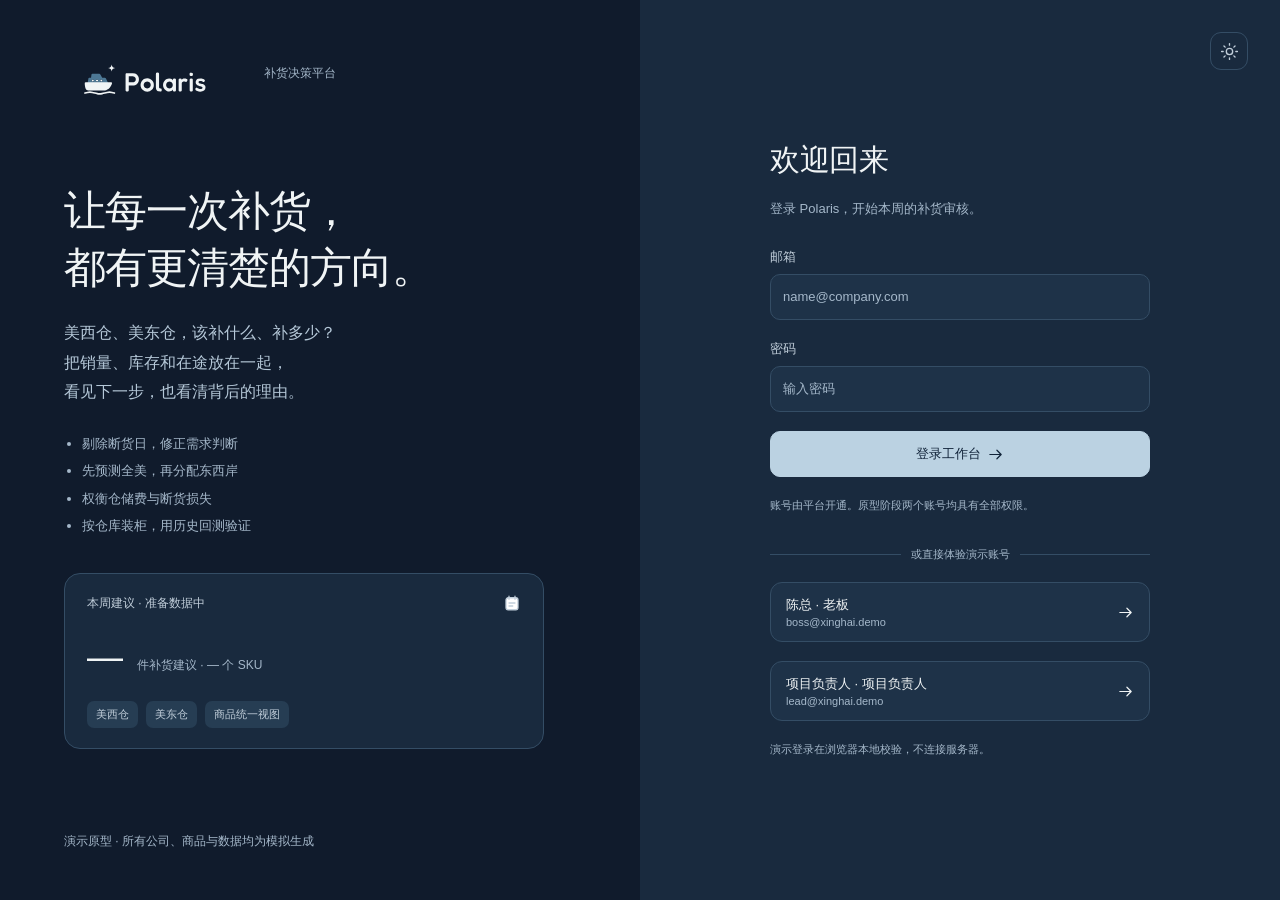
<file: index.html>
<!doctype html><html lang="zh-CN" data-theme="dark"><head><meta charset="UTF-8"><meta name="viewport" content="width=device-width, initial-scale=1"><meta name="theme-color" content="#101b2c"><title>Polaris · 界面视觉样稿</title><link rel="icon" href="./brand/favicon-32-light.svg?v=boat84-current">  <script type="module" crossorigin src="./assets/index-34WSpwjG.js"></script>
  <link rel="stylesheet" crossorigin href="./assets/index-BUFncFBe.css">
</head><body><div id="root"></div></body></html>
</file>
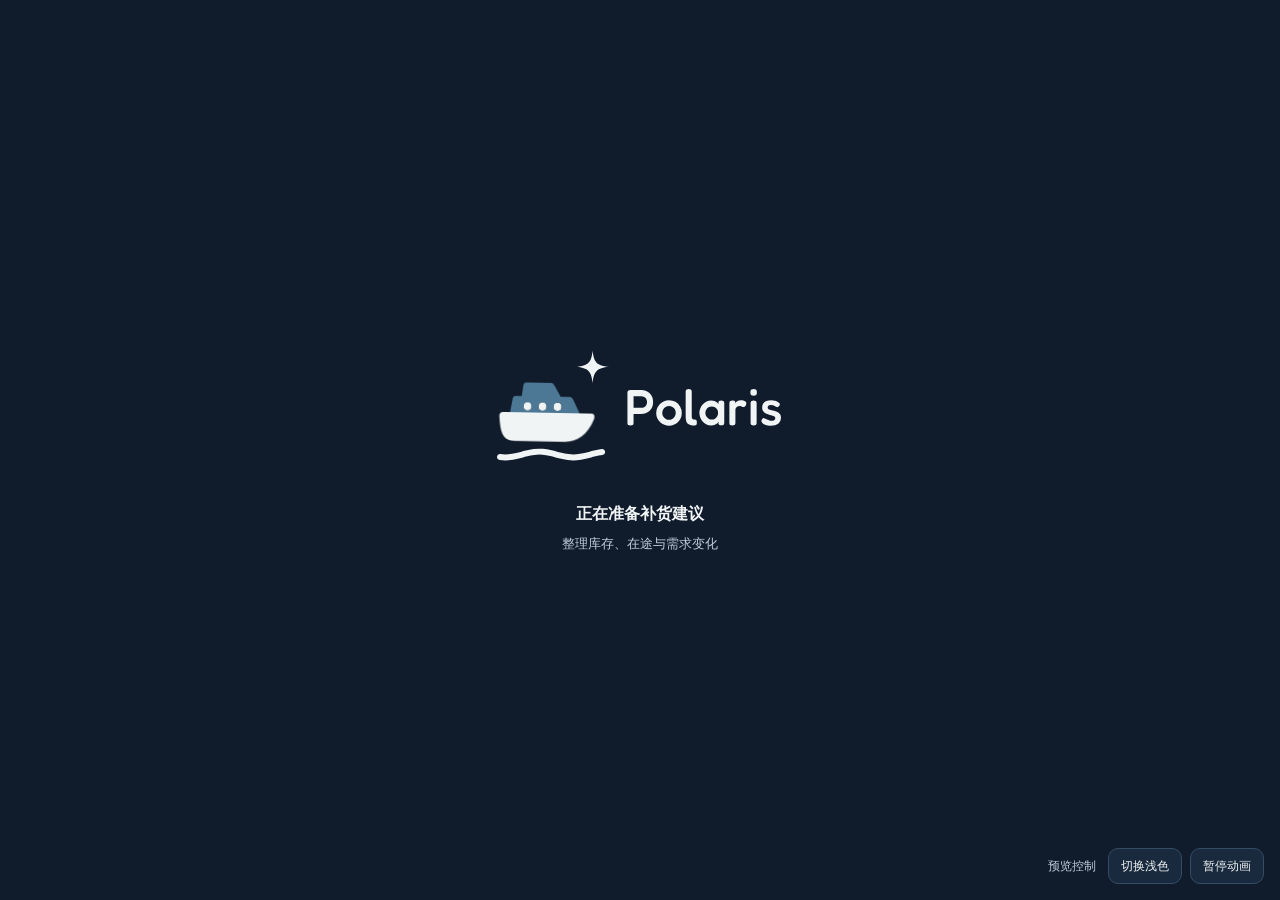
<file: loading-preview/index.html>
<!doctype html>
<html lang="zh-CN" data-theme="dark">
  <head>
    <meta charset="utf-8">
    <meta name="viewport" content="width=device-width, initial-scale=1, viewport-fit=cover">
    <meta name="color-scheme" content="dark light">
    <link rel="icon" type="image/svg+xml" href="data:image/svg+xml,%3Csvg%20xmlns%3D%22http%3A%2F%2Fwww.w3.org%2F2000%2Fsvg%22%20width%3D%2232%22%20height%3D%2232%22%20viewBox%3D%220%200%20120%20120%22%20role%3D%22img%22%3E%3Ctitle%3EPolaris%2032px%20%2F%20light%20%2F%20approved%20boat84%3C%2Ftitle%3E%3Cdesc%3E%E5%8D%95%E8%89%B2%E9%BB%91%EF%BC%9B%E6%98%9F%E6%B5%AA%E4%BF%9D%E6%8C%81%E4%B8%8A%E4%B8%80%E7%89%88%EF%BC%8C%E8%88%B9%E7%BB%8484%25%E5%B9%B6%E5%9B%BA%E5%AE%9A%E7%9C%9F%E5%AE%9E%E5%B7%A6%E7%BC%98%E4%B8%8E%E8%88%B9%E5%BA%95%E3%80%82%3C%2Fdesc%3E%3Cg%20id%3D%22star%22%20transform%3D%22translate%28-5%205%29%22%3E%3Cpath%20d%3D%22M92.4%2033.6%20C93.24000000000001%2039.06%2095.34%2041.16%20100.80000000000001%2042%20C95.34%2042.84%2093.24000000000001%2044.94%2092.4%2050.4%20C91.56%2044.94%2089.46000000000001%2042.84%2084.0%2042%20C89.46000000000001%2041.16%2091.56%2039.06%2092.4%2033.6%20Z%22%20fill%3D%22%234D7895%22%20stroke%3D%22none%22%20stroke-width%3D%220%22%20stroke-linecap%3D%22round%22%20stroke-linejoin%3D%22round%22%2F%3E%3C%2Fg%3E%3Cg%20id%3D%22boat%22%20transform%3D%22translate%285.359753662109375%2016%29%20scale%280.84%29%22%3E%3Cpath%20d%3D%22M48.23%2072.155%20a3.23%203.23%200%201%200%20-6.46%200%20a3.23%203.23%200%201%200%206.46%200%20Z%22%20fill%3D%22none%22%20stroke%3D%22none%22%20stroke-width%3D%220%22%20stroke-linecap%3D%22round%22%20stroke-linejoin%3D%22round%22%2F%3E%3Cpath%20d%3D%22M60.23%2072.155%20a3.23%203.23%200%201%200%20-6.46%200%20a3.23%203.23%200%201%200%206.46%200%20Z%22%20fill%3D%22none%22%20stroke%3D%22none%22%20stroke-width%3D%220%22%20stroke-linecap%3D%22round%22%20stroke-linejoin%3D%22round%22%2F%3E%3Cpath%20d%3D%22M72.23%2072.155%20a3.23%203.23%200%201%200%20-6.46%200%20a3.23%203.23%200%201%200%206.46%200%20Z%22%20fill%3D%22none%22%20stroke%3D%22none%22%20stroke-width%3D%220%22%20stroke-linecap%3D%22round%22%20stroke-linejoin%3D%22round%22%2F%3E%3Cpath%20d%3D%22M30.6%2080%20L33%2066%20Q33.4%2064%2035.4%2064%20H40.2%20L41.4%2055%20Q41.8%2053%2044.2%2053%20H63.4%20Q65%2053%2066.2%2055%20L71.4%2064%20H78.6%20Q80.2%2064%2081.4%2066%20L88.2%2080%20Z%20M48.23%2072.155%20a3.23%203.23%200%201%200%20-6.46%200%20a3.23%203.23%200%201%200%206.46%200%20Z%20M60.23%2072.155%20a3.23%203.23%200%201%200%20-6.46%200%20a3.23%203.23%200%201%200%206.46%200%20Z%20M72.23%2072.155%20a3.23%203.23%200%201%200%20-6.46%200%20a3.23%203.23%200%201%200%206.46%200%20Z%22%20fill%3D%22%234D7895%22%20stroke%3D%22none%22%20stroke-width%3D%220%22%20stroke-linecap%3D%22round%22%20stroke-linejoin%3D%22round%22%20fill-rule%3D%22evenodd%22%2F%3E%3Cpath%20d%3D%22M25.8%2077%20H96.2%20Q99.4%2077%2098.6%2081%20C93.8%2094%2085%20100%2075.4%20100%20H35.4%20C27.4%20100%2024.2%2096%2023%2085%20L22.6%2081%20Q22.12%2077%2025.8%2077%20Z%22%20fill%3D%22%234D7895%22%20stroke%3D%22none%22%20stroke-width%3D%220%22%20stroke-linecap%3D%22round%22%20stroke-linejoin%3D%22round%22%2F%3E%3C%2Fg%3E%3Cpath%20id%3D%22wave%22%20d%3D%22M25.00000000%20106.00000000%20C26.91111111%20105.48949119%2028.82222222%20104.98212602%2030.73333333%20104.62114178%20C32.64444444%20104.26015754%2034.55555556%20104.05000000%2036.46666667%20104.05000000%20C38.37777778%20104.05000000%2040.28888889%20104.26015754%2042.20000000%20104.62114178%20C44.11111111%20104.98212602%2046.02222222%20105.48949119%2047.93333333%20106.00000000%20C49.84444444%20106.51050881%2051.75555556%20107.01787398%2053.66666667%20107.37885822%20C55.57777778%20107.73984246%2057.48888889%20107.95000000%2059.40000000%20107.95000000%20C61.31111111%20107.95000000%2063.22222222%20107.73984246%2065.13333333%20107.37885822%20C67.04444444%20107.01787398%2068.95555556%20106.51050881%2070.86666667%20106.00000000%20C72.77777778%20105.48949119%2074.68888889%20104.98212602%2076.60000000%20104.62114178%20C78.51111111%20104.26015754%2080.42222222%20104.05000000%2082.33333333%20104.05000000%20C84.24444444%20104.05000000%2086.15555556%20104.26015754%2088.06666667%20104.62114178%20C89.97777778%20104.98212602%2091.88888889%20105.48949119%2093.80000000%20106.00000000%22%20fill%3D%22none%22%20stroke%3D%22%234D7895%22%20stroke-width%3D%224%22%20stroke-linecap%3D%22round%22%20stroke-linejoin%3D%22round%22%2F%3E%3C%2Fsvg%3E%0A">
    <title>Polaris · 正在准备补货建议</title>
    <style>
/* Polaris motion v2: approved static geometry is restored by the engine at phase 0. */
.polaris-loading {
  --polaris-loading-bg: #101B2C;
  --polaris-loading-ink: #F0F4F5;
  --polaris-loading-cabin: #4D7895;
  --polaris-loading-text: #F0F4F5;
  --polaris-loading-muted: #C1CEDA;
  --polaris-loading-selection: #3D617D;
  --polaris-loading-selection-text: #F0F4F5;
  --polaris-loading-focus: #B7D8EF;
  position: relative;
  display: grid;
  place-items: center;
  box-sizing: border-box;
  min-width: 0;
  min-height: 100vh;
  min-height: 100svh;
  min-height: 100dvh;
  padding: 32px 24px;
  padding-top: max(32px, env(safe-area-inset-top));
  padding-right: max(24px, env(safe-area-inset-right));
  padding-bottom: max(32px, env(safe-area-inset-bottom));
  padding-left: max(24px, env(safe-area-inset-left));
  overflow: hidden;
  background: var(--polaris-loading-bg);
  color: var(--polaris-loading-text);
  color-scheme: dark;
  font-family: -apple-system, BlinkMacSystemFont, 'SF Pro Text', 'Segoe UI', Roboto, 'Helvetica Neue', Arial, 'PingFang SC', 'Microsoft YaHei', 'Noto Sans SC', sans-serif;
  -webkit-font-smoothing: antialiased;
  text-rendering: optimizeLegibility;
}

.polaris-loading[data-theme='light'] {
  --polaris-loading-bg: #EEF3F6;
  --polaris-loading-ink: #4D7895;
  --polaris-loading-cabin: #C5D5DB;
  --polaris-loading-text: #172B3D;
  --polaris-loading-muted: #526E84;
  --polaris-loading-selection: #C2DCEB;
  --polaris-loading-selection-text: #172B3D;
  --polaris-loading-focus: #335F7F;
  color-scheme: light;
}

.polaris-loading[data-overlay='true'] {
  position: fixed;
  inset: 0;
  z-index: 1000;
}

.polaris-loading__content {
  display: flex;
  flex-direction: column;
  align-items: center;
  width: min(100%, 32rem);
  min-width: 0;
}

.polaris-loading__brand {
  display: block;
  width: min(78vw, 320px);
  max-width: 100%;
  height: auto;
  overflow: visible;
  color: var(--polaris-loading-ink);
}

.polaris-loading__status {
  max-width: 100%;
  margin-top: 32px;
  text-align: center;
}

.polaris-loading__message {
  margin: 0;
  color: var(--polaris-loading-text);
  font-size: 16px;
  font-weight: 600;
  line-height: 1.5;
  letter-spacing: 0;
}

.polaris-loading__detail {
  margin: 8px 0 0;
  color: var(--polaris-loading-muted);
  font-size: 13px;
  line-height: 1.6;
  letter-spacing: 0;
}

.polaris-loading__star,
.polaris-loading__wave {
  transform-box: fill-box;
}

.polaris-loading__boat {
  /* SVG rotate(... 56 100) already owns the pivot; do not apply a second origin. */
  transform-box: view-box;
  transform-origin: 0 0;
  will-change: transform;
}

.polaris-loading__brand[data-motion-state='reduced'] .polaris-loading__boat,
.polaris-loading__brand[data-motion-state='paused'] .polaris-loading__boat,
.polaris-loading__brand[data-motion-state='hidden'] .polaris-loading__boat {
  will-change: auto;
}

.polaris-loading ::selection {
  background: var(--polaris-loading-selection);
  color: var(--polaris-loading-selection-text);
}

.polaris-loading :focus-visible {
  outline: 2px solid var(--polaris-loading-focus);
  outline-offset: 3px;
}

@media (max-width: 600px) {
  .polaris-loading {
    padding: 24px 20px;
    padding-top: max(24px, env(safe-area-inset-top));
    padding-right: max(20px, env(safe-area-inset-right));
    padding-bottom: max(24px, env(safe-area-inset-bottom));
    padding-left: max(20px, env(safe-area-inset-left));
  }

  .polaris-loading__brand {
    width: min(80vw, 280px);
  }
}

@media (max-height: 520px) and (orientation: landscape) {
  .polaris-loading__brand {
    width: min(52vh, 260px);
  }

  .polaris-loading__status {
    margin-top: 20px;
  }
}

@media (prefers-reduced-motion: reduce) {
  .polaris-loading__boat {
    will-change: auto;
  }
}

/* Preview-only chrome; the production surface is the main element above. */
:root,
.preview-body {
  margin: 0;
  min-width: 0;
  background: #101B2C;
}

:root[data-theme='light'],
:root[data-theme='light'] .preview-body {
  background: #EEF3F6;
}

.preview-controls {
  position: fixed;
  right: max(16px, env(safe-area-inset-right));
  bottom: max(16px, env(safe-area-inset-bottom));
  z-index: 2;
  display: flex;
  align-items: center;
  gap: 8px;
  font-family: -apple-system, BlinkMacSystemFont, 'SF Pro Text', 'Segoe UI', Roboto, 'Helvetica Neue', Arial, 'PingFang SC', 'Microsoft YaHei', 'Noto Sans SC', sans-serif;
}

.preview-controls[hidden] {
  display: none;
}

.preview-controls__label {
  margin-right: 4px;
  color: #C1CEDA;
  font-size: 12px;
  line-height: 1.4;
}

.preview-control {
  min-height: 36px;
  box-sizing: border-box;
  appearance: none;
  border: 1px solid #344D65;
  border-radius: 10px;
  padding: 8px 12px;
  background: #192A3E;
  color: #F0F4F5;
  cursor: pointer;
  font: inherit;
  font-size: 12px;
  line-height: 1.4;
}

.preview-control:hover {
  background: #263E55;
}

.preview-control:focus-visible {
  outline: 2px solid #B7D8EF;
  outline-offset: 3px;
}

:root[data-theme='light'] .preview-controls__label {
  color: #40596F;
}

:root[data-theme='light'] .preview-control {
  border-color: #D0DDE7;
  background: #FFFFFF;
  color: #172B3D;
}

:root[data-theme='light'] .preview-control:hover {
  background: #E3EDF4;
}

:root[data-theme='light'] .preview-control:focus-visible {
  outline-color: #335F7F;
}

@media (max-width: 480px) {
  .preview-controls {
    right: max(16px, env(safe-area-inset-right));
    left: max(16px, env(safe-area-inset-left));
    justify-content: center;
  }

  .preview-controls__label {
    display: none;
  }
}
    </style>
  </head>
  <body class="preview-body">
    <main class="polaris-loading" id="loading-preview" data-theme="dark" aria-label="Polaris 加载页">
      <div class="polaris-loading__content">
        <!-- Static paths match design/logo/revisions/boat-84-left-aligned/.
             The engine changes only star tips, wave phase and the outer boat transform. -->
        <svg class="polaris-loading__brand" id="loading-brand" xmlns="http://www.w3.org/2000/svg" width="215.401" height="84" viewBox="0 0 215.401 84" data-motion-v2="true" data-wordmark-family="Fredoka" data-wordmark-weight="500" aria-hidden="true" focusable="false">
          <g class="polaris-loading__icon-display" transform="translate(-11.5836666885 -32.275) scale(2)">
          <g transform="scale(.5)">
            <g class="polaris-loading__star">
              <g transform="translate(-5 5)">
                <path data-motion-star d="M92.4 33.6 C93.24000000000001 39.06 95.34 41.16 100.80000000000001 42 C95.34 42.84 93.24000000000001 44.94 92.4 50.4 C91.56 44.94 89.46000000000001 42.84 84.0 42 C89.46000000000001 41.16 91.56 39.06 92.4 33.6 Z" fill="currentColor" stroke="none" stroke-width="0" stroke-linecap="round" stroke-linejoin="round" />
              </g>
            </g>
            <g class="polaris-loading__boat" data-motion-boat>
              <g transform="translate(5.359753662109375 16) scale(0.84)">
                <path d="M48.23 72.155 a3.23 3.23 0 1 0 -6.46 0 a3.23 3.23 0 1 0 6.46 0 Z" fill="currentColor" stroke="none" stroke-width="0" stroke-linecap="round" stroke-linejoin="round" />
                <path d="M60.23 72.155 a3.23 3.23 0 1 0 -6.46 0 a3.23 3.23 0 1 0 6.46 0 Z" fill="currentColor" stroke="none" stroke-width="0" stroke-linecap="round" stroke-linejoin="round" />
                <path d="M72.23 72.155 a3.23 3.23 0 1 0 -6.46 0 a3.23 3.23 0 1 0 6.46 0 Z" fill="currentColor" stroke="none" stroke-width="0" stroke-linecap="round" stroke-linejoin="round" />
                <path d="M30.6 80 L33 66 Q33.4 64 35.4 64 H40.2 L41.4 55 Q41.8 53 44.2 53 H63.4 Q65 53 66.2 55 L71.4 64 H78.6 Q80.2 64 81.4 66 L88.2 80 Z M48.23 72.155 a3.23 3.23 0 1 0 -6.46 0 a3.23 3.23 0 1 0 6.46 0 Z M60.23 72.155 a3.23 3.23 0 1 0 -6.46 0 a3.23 3.23 0 1 0 6.46 0 Z M72.23 72.155 a3.23 3.23 0 1 0 -6.46 0 a3.23 3.23 0 1 0 6.46 0 Z" fill="var(--polaris-loading-cabin)" stroke="none" stroke-width="0" stroke-linecap="round" stroke-linejoin="round" fill-rule="evenodd" />
                <path d="M25.8 77 H96.2 Q99.4 77 98.6 81 C93.8 94 85 100 75.4 100 H35.4 C27.4 100 24.2 96 23 85 L22.6 81 Q22.12 77 25.8 77 Z" fill="currentColor" stroke="none" stroke-width="0" stroke-linecap="round" stroke-linejoin="round" />
              </g>
            </g>
            <path class="polaris-loading__wave" data-motion-wave d="M25.00000000 106.00000000 C26.91111111 105.48949119 28.82222222 104.98212602 30.73333333 104.62114178 C32.64444444 104.26015754 34.55555556 104.05000000 36.46666667 104.05000000 C38.37777778 104.05000000 40.28888889 104.26015754 42.20000000 104.62114178 C44.11111111 104.98212602 46.02222222 105.48949119 47.93333333 106.00000000 C49.84444444 106.51050881 51.75555556 107.01787398 53.66666667 107.37885822 C55.57777778 107.73984246 57.48888889 107.95000000 59.40000000 107.95000000 C61.31111111 107.95000000 63.22222222 107.73984246 65.13333333 107.37885822 C67.04444444 107.01787398 68.95555556 106.51050881 70.86666667 106.00000000 C72.77777778 105.48949119 74.68888889 104.98212602 76.60000000 104.62114178 C78.51111111 104.26015754 80.42222222 104.05000000 82.33333333 104.05000000 C84.24444444 104.05000000 86.15555556 104.26015754 88.06666667 104.62114178 C89.97777778 104.98212602 91.88888889 105.48949119 93.80000000 106.00000000" fill="none" stroke="currentColor" stroke-width="4" stroke-linecap="round" stroke-linejoin="round" />
          </g>
          </g>
          <g class="polaris-loading__wordmark-display" transform="translate(43.4808045835 18.795) scale(0.7735)">
            <path data-font-family="Fredoka" data-font-weight="500" d="M73.93583153496104 51.11402203856749Q73.07191968923101 51.11402203856749 72.67081776085635 50.867190082644626Q72.2697158324817 50.62035812672176 72.17715384901062 50.17297520661157Q72.08459186553955 49.725592286501374 72.08459186553955 49.231928374655645V31.429173553719007Q72.08459186553955 30.935509641873278 72.1925808462558 30.518980716253445Q72.30056982697205 30.10245179063361 72.70167175534671 29.840192837465565Q73.10277368372137 29.577933884297522 73.9666855294514 29.577933884297522H80.50773236140732Q81.86530811898308 29.577933884297522 83.16117588757811 30.040743801652894Q84.45704365617316 30.503553719008266 85.49065247160016 31.42917355371901Q86.52426128702714 32.354793388429755 87.12591417958913 33.712369146005514Q87.72756707215112 35.069944903581266 87.72756707215112 36.8903305785124Q87.72756707215112 38.679862258953165 87.12591417958913 40.022011019283745Q86.52426128702714 41.364159779614326 85.47522547435497 42.28977961432507Q84.4261896616828 43.215399449035814 83.14574889033294 43.67820936639119Q81.86530811898308 44.14101928374656 80.47687836691696 44.14101928374656H75.81792519887289V49.262782369146Q75.81792519887289 49.75644628099173 75.70993621815663 50.18840220385675Q75.60194723744037 50.62035812672176 75.2162723063109 50.867190082644626Q74.83059737518143 51.11402203856749 73.93583153496104 51.11402203856749ZM75.81792519887289 40.37683195592287H80.50773236140732Q81.46420619060842 40.37683195592287 82.25098305011255 39.99115702479339Q83.03775990961668 39.60548209366391 83.53142382146241 38.81870523415978Q84.02508773330814 38.03192837465565 84.02508773330814 36.828622589531676Q84.02508773330814 35.748732782369146 83.57770481319795 34.961955922865016Q83.13032189308775 34.175179063360886 82.34354503358362 33.74322314049587Q81.5567681740795 33.311267217630856 80.47687836691696 33.311267217630856H75.81792519887289ZM97.47742933110428 51.33Q95.99643759556709 51.33 94.5925808462558 50.75920110192837Q93.1887240969445 50.18840220385675 92.06255329804642 49.139366391184566Q90.93638249914837 48.09033057851239 90.27302161760566 46.67104683195592Q89.60966073606296 45.251763085399446 89.60966073606296 43.55479338842975Q89.60966073606296 41.91953168044077 90.22674062587012 40.500247933884296Q90.84382051567728 39.08096418732782 91.92371032283981 38.00107438016529Q93.00360013000235 36.921184573002755 94.40745687931366 36.319531680440775Q95.81131362862494 35.71787878787879 97.41572134212356 35.71787878787879Q99.57550095644864 35.71787878787879 101.33417864239905 36.75148760330579Q103.09285632834946 37.785096418732785 104.14189214102163 39.543774104683195Q105.19092795369382 41.30245179063361 105.19092795369382 43.52393939393939Q105.19092795369382 45.2826170798898 104.54299406939629 46.71732782369146Q103.89506018509877 48.152038567493115 102.78431638344588 49.18564738292011Q101.67357258179298 50.219256198347104 100.30056982697204 50.774628099173555Q98.9275670721511 51.33 97.47742933110428 51.33ZM97.41572134212356 47.68922865013774Q98.43390316030539 47.68922865013774 99.3749499922613 47.180137741046835Q100.31599682421722 46.67104683195592 100.91764971677921 45.71457300275482Q101.5193026093412 44.75809917355372 101.5193026093412 43.46223140495868Q101.5193026093412 42.25892561983471 100.97935770575992 41.33330578512397Q100.43941280217867 40.407685950413224 99.51379296746792 39.88316804407714Q98.58817313275718 39.358650137741044 97.3848673476332 39.358650137741044Q96.24326955148996 39.358650137741044 95.31764971677921 39.89859504132231Q94.39202988206847 40.43853994490358 93.8520849784872 41.379586776859504Q93.31214007490594 42.32063360881543 93.31214007490594 43.493085399449036Q93.31214007490594 44.788953168044074 93.89836597022274 45.73Q94.48459186553954 46.67104683195592 95.42563869749546 47.180137741046835Q96.36668552945139 47.68922865013774 97.41572134212356 47.68922865013774ZM112.93528057077371 51.14487603305785Q111.79368277463045 51.14487603305785 110.91434393165525 50.990606060606055Q110.03500508868004 50.83633608815427 109.40249820162771 50.46608815426997Q108.76999131457536 50.095840220385675 108.3688893862007 49.46333333333334Q107.96778745782605 48.830826446280994 107.76723649363872 47.90520661157025Q107.56668552945139 46.979586776859506 107.56668552945139 45.68371900826446V30.812093663911845Q107.56668552945139 30.28757575757576 107.67467451016765 29.871046831955923Q107.7826634908839 29.45451790633609 108.16833842201338 29.192258953168043Q108.55401335314285 28.93 109.41792519887288 28.93Q110.28183704460291 28.93 110.6675119757324 29.176831955922864Q111.05318690686187 29.42366391184573 111.16117588757811 29.840192837465565Q111.26916486829437 30.256721763085398 111.26916486829437 30.78123966942149V45.529449035812675Q111.26916486829437 46.115674931129476 111.34629985452025 46.50134986225895Q111.42343484074615 46.88702479338843 111.62398580493348 47.11842975206611Q111.82453676912081 47.3498347107438 112.14850371126957 47.44239669421488Q112.47247065341834 47.53495867768595 112.93528057077371 47.53495867768595Q113.33638249914836 47.53495867768595 113.66034944129711 47.62752066115702Q113.98431638344589 47.7200826446281 114.18486734763322 48.09033057851239Q114.38541831182054 48.460578512396694 114.38541831182054 49.29363636363636Q114.38541831182054 50.15754820936639 114.18486734763322 50.55865013774105Q113.98431638344589 50.959752066115705 113.64492244405194 51.052314049586776Q113.305528504658 51.14487603305785 112.93528057077371 51.14487603305785ZM129.25704365617315 51.083168044077134Q128.36227781595278 51.083168044077134 127.93032189308776 50.7437741046832Q127.49836597022275 50.404380165289254 127.49836597022275 49.81815426997245L127.71434393165525 48.79997245179063Q127.46751197573238 49.20107438016529 126.88128608041558 49.74101928374655Q126.29506018509878 50.280964187327825 125.33858635589768 50.697493112947654Q124.38211252669657 51.11402203856749 123.02453676912081 51.11402203856749Q121.57439902807398 51.11402203856749 120.29395825672412 50.51236914600551Q119.01351748537425 49.910716253443525 118.04161665892798 48.846253443526166Q117.06971583248169 47.781790633608814 116.49891693441006 46.40878787878788Q115.92811803633845 45.03578512396694 115.92811803633845 43.46223140495868Q115.92811803633845 41.95038567493113 116.49891693441006 40.60823691460055Q117.06971583248169 39.26608815426997 118.05704365617316 38.21705234159779Q119.04437147986462 37.16801652892562 120.32481225121448 36.56636363636363Q121.60525302256434 35.96471074380165 123.02453676912081 35.96471074380165Q124.2895505432255 35.96471074380165 125.1688893862007 36.30410468319559Q126.0482282291759 36.64349862258953 126.66530811898306 37.15258953168044Q127.28238800879024 37.66168044077135 127.6834899371649 38.21705234159779L127.49836597022275 37.32228650137741Q127.49836597022275 36.64349862258953 127.93032189308776 36.28867768595042Q128.36227781595278 35.933856749311296 129.28789765066352 35.933856749311296Q130.15180949639355 35.933856749311296 130.52205743027784 36.19611570247934Q130.89230536416213 36.45837465564738 130.9848673476332 36.905757575757576Q131.07742933110427 37.35314049586777 131.07742933110427 37.90851239669421V49.20107438016529Q131.07742933110427 49.725592286501374 130.9848673476332 50.15754820936639Q130.89230536416213 50.589504132231404 130.50663043303265 50.83633608815427Q130.12095550190318 51.083168044077134 129.25704365617315 51.083168044077134ZM123.57990866994726 47.50410468319559Q124.62894448261943 47.50410468319559 125.4620023338591 46.979586776859506Q126.29506018509878 46.45506887052341 126.80415109418968 45.54487603305785Q127.31324200328059 44.63468319559229 127.31324200328059 43.52393939393939Q127.31324200328059 42.32063360881543 126.7887240969445 41.42586776859504Q126.26420619060842 40.53110192837465 125.41572134212356 40.022011019283745Q124.56723649363872 39.51292011019284 123.51820068096654 39.51292011019284Q122.3766028848233 39.51292011019284 121.48183704460291 40.0528650137741Q120.58707120438253 40.59280991735537 120.07798029529161 41.50300275482093Q119.56888938620071 42.4131955922865 119.56888938620071 43.55479338842975Q119.56888938620071 44.665537190082645 120.0934072925368 45.56030303030303Q120.61792519887288 46.45506887052341 121.52811803633844 46.979586776859506Q122.43831087380401 47.50410468319559 123.57990866994726 47.50410468319559ZM135.98321445507122 51.14487603305785Q135.15015660383156 51.14487603305785 134.76448167270206 50.882617079889805Q134.3788067415726 50.62035812672176 134.28624475810153 50.18840220385675Q134.19368277463045 49.75644628099173 134.19368277463045 49.231928374655645V37.785096418732785Q134.19368277463045 37.229724517906334 134.28624475810153 36.813195592286505Q134.3788067415726 36.39666666666667 134.76448167270206 36.16526170798898Q135.15015660383156 35.933856749311296 136.0140684495616 35.933856749311296Q136.84712630080125 35.933856749311296 137.23280123193072 36.149834710743804Q137.6184761630602 36.36581267217631 137.72646514377647 36.689779614325076Q137.8344541244927 37.01374655647383 137.8344541244927 37.32228650137741L137.58762216856985 37.877658402203856Q137.74189214102165 37.63082644628099 138.01957809143488 37.27600550964188Q138.29726404184808 36.921184573002755 138.76007395920345 36.56636363636363Q139.22288387655883 36.21154269972452 139.87081776085634 35.98013774104683Q140.51875164515386 35.748732782369146 141.41351748537426 35.748732782369146Q141.78376541925854 35.748732782369146 142.2002943448784 35.825867768595046Q142.61682327049823 35.90300275482094 143.03335219611807 36.041845730027546Q143.4498811217379 36.18068870523416 143.78927506113183 36.39666666666667Q144.12866900052578 36.612644628099176 144.31379296746792 36.905757575757576Q144.49891693441006 37.19887052341598 144.49891693441006 37.56911845730028Q144.49891693441006 38.556446280991736 144.00525302256432 39.235234159779615Q143.5115891107186 39.914022038567495 142.83280123193072 39.914022038567495Q142.36999131457534 39.914022038567495 142.15401335314283 39.82146005509642Q141.93803539171034 39.728898071625345 141.79919241650373 39.60548209366391Q141.66034944129711 39.48206611570248 141.39809048812907 39.38950413223141Q141.13583153496103 39.29694214876033 140.58045963413457 39.29694214876033Q140.11764971677923 39.29694214876033 139.63941280217867 39.45121212121212Q139.1611758875781 39.60548209366391 138.76007395920345 39.914022038567495Q138.3589720308288 40.222561983471074 138.11214007490594 40.700798898071625Q137.86530811898308 41.179035812672176 137.86530811898308 41.79611570247934V49.29363636363636Q137.86530811898308 49.81815426997245 137.772746135512 50.23468319559228Q137.6801841520409 50.65121212121212 137.27908222366625 50.89804407713498Q136.87798029529162 51.14487603305785 135.98321445507122 51.14487603305785ZM148.94189214102164 51.14487603305785Q148.10883428978195 51.14487603305785 147.7077323614073 50.882617079889805Q147.30663043303267 50.62035812672176 147.21406844956158 50.203829201101925Q147.1215064660905 49.787300275482096 147.1215064660905 49.262782369146V37.785096418732785Q147.1215064660905 37.29143250688705 147.22949544680677 36.87490358126722Q147.337484427523 36.45837465564738 147.72315935865248 36.21154269972452Q148.10883428978195 35.96471074380165 148.97274613551198 35.96471074380165Q149.836657981242 35.96471074380165 150.22233291237148 36.21154269972452Q150.60800784350099 36.45837465564738 150.70056982697207 36.8903305785124Q150.79313181044313 37.32228650137741 150.79313181044313 37.8468044077135V49.29363636363636Q150.79313181044313 49.81815426997245 150.70056982697207 50.23468319559228Q150.60800784350099 50.65121212121212 150.22233291237148 50.89804407713498Q149.836657981242 51.14487603305785 148.94189214102164 51.14487603305785ZM148.94189214102164 32.97187327823691Q148.04712630080124 32.97187327823691 147.63059737518142 32.70961432506887Q147.21406844956158 32.44735537190083 147.10607946884534 31.984545454545454Q146.99809048812907 31.521735537190082 146.99809048812907 30.966363636363635Q146.99809048812907 30.38013774104683 147.10607946884534 29.948181818181816Q147.21406844956158 29.516225895316804 147.6460243724266 29.25396694214876Q148.0779802952916 28.991707988980718 148.97274613551198 28.991707988980718Q149.89836597022273 28.991707988980718 150.29946789859738 29.26939393939394Q150.70056982697204 29.54707988980716 150.82398580493347 29.994462809917355Q150.9474017828949 30.44184573002755 150.9474017828949 31.028071625344353Q150.9474017828949 31.55258953168044 150.82398580493347 32.01539944903581Q150.70056982697204 32.478209366391184 150.29946789859738 32.72504132231405Q149.89836597022273 32.97187327823691 148.94189214102164 32.97187327823691ZM159.43225026774343 51.33Q158.6300464109941 51.33 157.73528057077374 51.16030303030303Q156.84051473055334 50.99060606060606 156.00745687931368 50.6666391184573Q155.174399028074 50.34267217630854 154.57274613551203 49.895289256198346Q153.97109324295005 49.44790633608815 153.81682327049825 48.89253443526171Q153.69340729253682 48.58399449035812 153.72426128702716 48.29088154269972Q153.75511528151753 47.99776859504132 153.90938525396933 47.673801652892564Q154.0636552264211 47.3498347107438 154.37219517132468 47.01044077134986Q154.6498811217379 46.67104683195592 154.94299406939632 46.624765840220384Q155.2361070170547 46.57848484848485 155.69891693441008 46.82531680440771Q156.10001886278474 46.979586776859506 156.5782557773853 47.22641873278237Q157.05649269198585 47.473250688705235 157.56558360107675 47.7200826446281Q158.07467451016765 47.966914600550965 158.61461941374893 48.12118457300275Q159.1545643173302 48.275454545454544 159.67908222366628 48.275454545454544Q160.82068001980954 48.275454545454544 161.4994678985974 47.889779614325064Q162.1782557773853 47.50410468319559 162.1782557773853 46.794462809917356Q162.1782557773853 46.3933608815427 161.9622778159528 46.08482093663912Q161.7462998545203 45.77628099173553 161.39147891788116 45.575730027548204Q161.03665798124206 45.37517906336088 160.5584210666415 45.20548209366391Q160.08018415204094 45.03578512396694 159.54023924845967 44.89694214876033Q159.0002943448784 44.75809917355372 158.4140684495616 44.57297520661157Q157.64271858730265 44.35699724517906 156.87136872504368 44.04845730027548Q156.10001886278474 43.7399173553719 155.49836597022275 43.24625344352617Q154.89671307766076 42.75258953168044 154.52646514377648 42.01209366391185Q154.1562172098922 41.271597796143254 154.1562172098922 40.16085399449036Q154.1562172098922 38.77242424242424 154.8195780914349 37.80052341597796Q155.4829389729776 36.828622589531676 156.74795274708225 36.30410468319559Q158.01296652118694 35.7795867768595 159.8024982016277 35.7795867768595Q160.4195780914349 35.7795867768595 160.9903769895065 35.872148760330575Q161.56117588757814 35.96471074380165 162.10112079115942 36.13440771349862Q162.64106569474066 36.30410468319559 163.1501566038316 36.550936639118454Q163.6592475129225 36.79776859504132 164.12205743027786 37.106308539944905Q164.8934072925368 37.53826446280992 164.92426128702715 38.10906336088154Q164.95511528151752 38.679862258953165 164.49230536416215 39.32779614325069Q164.1529114247682 39.7597520661157 163.8135174853743 39.92944903581267Q163.47412354598035 40.09914600550964 163.10387561209603 39.94487603305785Q162.61021170025032 39.69804407713499 162.03941280217867 39.40493112947658Q161.46861390410706 39.11181818181818 160.86696101154507 38.89584022038567Q160.26530811898309 38.679862258953165 159.61737423468557 38.679862258953165Q159.0002943448784 38.679862258953165 158.50663043303268 38.864986225895315Q158.01296652118694 39.050110192837465 157.76613456526408 39.38950413223141Q157.51930260934122 39.728898071625345 157.51930260934122 40.19170798898072Q157.51930260934122 40.62366391184573 157.76613456526408 40.901349862258954Q158.01296652118694 41.179035812672176 158.4140684495616 41.364159779614326Q158.81517037793625 41.54928374655647 159.37054227876268 41.68812672176308Q159.92591417958914 41.8269696969697 160.54299406939631 41.95038567493113Q161.40690591512634 42.13550964187328 162.30167175534672 42.4131955922865Q163.19643759556712 42.69088154269973 163.9523604605809 43.18454545454546Q164.70828332559466 43.67820936639119 165.17109324295004 44.49584022038567Q165.6339031603054 45.31347107438017 165.6339031603054 46.609338842975205Q165.6339031603054 48.86168044077135 163.98321445507125 50.095840220385675Q162.3325257498371 51.33 159.43225026774343 51.33Z" transform="matrix(1.428571428571429 0 0 1.428571428571429 -30.893396513802671 -27.328571428571429)" fill="currentColor" />
          </g>
        </svg>
        <div class="polaris-loading__status" role="status" aria-live="polite" aria-atomic="true">
          <p class="polaris-loading__message">正在准备补货建议</p>
          <p class="polaris-loading__detail">整理库存、在途与需求变化</p>
        </div>
      </div>
    </main>

    <aside class="preview-controls" id="preview-controls" aria-label="加载页预览控制">
      <span class="preview-controls__label">预览控制</span>
      <button class="preview-control" type="button" data-preview-theme aria-pressed="false">切换浅色</button>
      <button class="preview-control" type="button" data-preview-pause aria-pressed="false">暂停动画</button>
    </aside>

    <script>
      (() => {
        // Inline copy of motion-engine.js. React imports the same model from the sibling file.
        const TAU = Math.PI * 2;
        const DURATION = 3200;
        const STAR_CENTER = { x: 92.4, y: 42 };
        const STAR_RADIUS = 8.4;
        const STAR_CONTROLS = [
          [93.24, 39.06], [95.34, 41.16],
          [95.34, 42.84], [93.24, 44.94],
          [91.56, 44.94], [89.46, 42.84],
          [89.46, 41.16], [91.56, 39.06],
        ];
        // All four tips share one smooth breathing coefficient; the center and concave controls stay fixed.
        const WAVE = { x0: 25, x1: 93.8, y: 106, amplitude: 1.95, wavelength: 48 * 43 / 45, segments: 12 };
        const number = (value) => Number(value.toFixed(5));
        const point = (x, y) => `${number(x)} ${number(y)}`;
        const normalizePhase = (value) => ((value % 1) + 1) % 1;

        const valuesAt = (phase) => {
          const normalized = normalizePhase(phase);
          const theta = normalized * TAU;
          const tipScale = number(1 + 0.36 * Math.sin(theta));
          const starTips = [tipScale, tipScale, tipScale, tipScale];
          return {
            phase: normalized,
            starTips,
            wavePhase: theta,
            waveWindow: [WAVE.x0, WAVE.x1],
            // Keep full upward travel; ease only the dipping half to avoid crossing the wave stroke.
    boatHeave: number(-3.2 * Math.sin(theta) - 1.5 * Math.max(0, -Math.sin(theta)) ** 2),
            boatRoll: number(1.5 * Math.sin(theta) + 0.3 * Math.sin(theta * 2)),
          };
        };

        const starPath = (phase) => {
          const { starTips } = valuesAt(phase);
          const top = [STAR_CENTER.x, STAR_CENTER.y - STAR_RADIUS * starTips[0]];
          const right = [STAR_CENTER.x + STAR_RADIUS * starTips[1], STAR_CENTER.y];
          const bottom = [STAR_CENTER.x, STAR_CENTER.y + STAR_RADIUS * starTips[2]];
          const left = [STAR_CENTER.x - STAR_RADIUS * starTips[3], STAR_CENTER.y];
          const c = STAR_CONTROLS;
          return `M ${point(...top)} C ${point(...c[0])} ${point(...c[1])} ${point(...right)} C ${point(...c[2])} ${point(...c[3])} ${point(...bottom)} C ${point(...c[4])} ${point(...c[5])} ${point(...left)} C ${point(...c[6])} ${point(...c[7])} ${point(...top)} Z`;
        };

        const waveY = (x, phase) => WAVE.y - WAVE.amplitude * Math.sin((x - WAVE.x0) * TAU / WAVE.wavelength - phase);
        const waveDerivative = (x, phase) => -WAVE.amplitude * TAU / WAVE.wavelength * Math.cos((x - WAVE.x0) * TAU / WAVE.wavelength - phase);
        const wavePath = (phase) => {
          const step = (WAVE.x1 - WAVE.x0) / WAVE.segments;
          let path = `M ${point(WAVE.x0, waveY(WAVE.x0, phase))}`;
          for (let index = 0; index < WAVE.segments; index += 1) {
            const start = WAVE.x0 + step * index;
            const end = start + step;
            const startY = waveY(start, phase);
            const endY = waveY(end, phase);
            const c1x = start + step / 3;
            const c2x = end - step / 3;
            const c1y = startY + waveDerivative(start, phase) * step / 3;
            const c2y = endY - waveDerivative(end, phase) * step / 3;
            path += ` C ${point(c1x, c1y)} ${point(c2x, c2y)} ${point(end, endY)}`;
          }
          return path;
        };

        const createMotion = (svg, { paused = false, hidden = false, reducedMotion = false, initialPhase = 0 } = {}) => {
          const star = svg.querySelector('[data-motion-star]');
          const wave = svg.querySelector('[data-motion-wave]');
          const boat = svg.querySelector('[data-motion-boat]');
          const staticStar = star.getAttribute('d') || '';
          const staticWave = wave.getAttribute('d') || '';
          let phase = normalizePhase(initialPhase);
          let isPaused = paused;
          let isHidden = hidden;
          let isReduced = reducedMotion;
          let destroyed = false;
          let frame = null;
          let previousTime = null;

          const updateState = () => {
            svg.dataset.motionState = destroyed ? 'destroyed' : isReduced ? 'reduced' : isHidden ? 'hidden' : isPaused ? 'paused' : 'running';
          };
          const renderStatic = () => {
            phase = 0;
            star.setAttribute('d', staticStar);
            wave.setAttribute('d', staticWave);
            boat.removeAttribute('transform');
            svg.dataset.motionPhase = '0';
            svg.dataset.starTips = '1,1,1,1';
            svg.dataset.wavePhase = '0';
            svg.dataset.waveWindow = '25..93.8';
            svg.dataset.boatHeave = '0';
            svg.dataset.boatRoll = '0';
          };
          const render = () => {
            if (isReduced || phase === 0) {
              renderStatic();
              return;
            }
            const values = valuesAt(phase);
            star.setAttribute('d', starPath(phase));
            wave.setAttribute('d', wavePath(values.wavePhase));
            boat.setAttribute('transform', `translate(0 ${number(values.boatHeave)}) rotate(${number(values.boatRoll)} 56 100)`);
            svg.dataset.motionPhase = values.phase.toFixed(4);
            svg.dataset.starTips = values.starTips.join(',');
            svg.dataset.wavePhase = values.wavePhase.toFixed(5);
            svg.dataset.waveWindow = '25..93.8';
            svg.dataset.boatHeave = String(values.boatHeave);
            svg.dataset.boatRoll = String(values.boatRoll);
          };
          const canRun = () => !destroyed && !isPaused && !isHidden && !isReduced;
          const tick = (time) => {
            frame = null;
            if (!canRun()) {
              previousTime = null;
              return;
            }
            if (previousTime === null) previousTime = time;
            const elapsed = Math.min(100, Math.max(0, time - previousTime));
            previousTime = time;
            phase = normalizePhase(phase + elapsed / DURATION);
            render();
            frame = requestAnimationFrame(tick);
          };
          const sync = () => {
            updateState();
            if (canRun()) {
              if (frame === null) {
                previousTime = null;
                frame = requestAnimationFrame(tick);
              }
            } else if (frame !== null) {
              cancelAnimationFrame(frame);
              frame = null;
              previousTime = null;
            }
          };
          const controller = {
            setPaused(value) { isPaused = Boolean(value); sync(); },
            setPageHidden(value) { isHidden = Boolean(value); previousTime = null; sync(); },
            setReducedMotion(value) { isReduced = Boolean(value); if (isReduced) renderStatic(); sync(); },
            setPhase(value) {
              if (!Number.isFinite(value)) return;
              phase = isReduced ? 0 : normalizePhase(value);
              render();
              updateState();
            },
            getState() {
              return { ...valuesAt(phase), running: canRun(), paused: isPaused, hidden: isHidden, reducedMotion: isReduced };
            },
            play() { isPaused = false; sync(); },
            pause() { isPaused = true; sync(); },
            reset() { renderStatic(); previousTime = null; updateState(); },
            destroy() {
              destroyed = true;
              if (frame !== null) cancelAnimationFrame(frame);
              frame = null;
              previousTime = null;
              updateState();
            },
          };
          render();
          sync();
          return controller;
        };

        const surface = document.getElementById('loading-preview');
        const svg = document.getElementById('loading-brand');
        const controls = document.getElementById('preview-controls');
        const themeButton = document.querySelector('[data-preview-theme]');
        const pauseButton = document.querySelector('[data-preview-pause]');
        const params = new URLSearchParams(window.location.search);
        const requestedPhase = Number(params.get('phase'));
        const hasPhase = params.has('phase') && Number.isFinite(requestedPhase);
        const media = window.matchMedia('(prefers-reduced-motion: reduce)');
        let paused = params.get('paused') === '1' || hasPhase;
        const controller = createMotion(svg, {
          paused,
          hidden: document.hidden,
          reducedMotion: media.matches,
          initialPhase: hasPhase ? requestedPhase : 0,
        });
        window.__polarisMotionV2 = controller;

        const setTheme = (theme) => {
          surface.dataset.theme = theme;
          document.documentElement.dataset.theme = theme;
          const light = theme === 'light';
          themeButton.textContent = light ? '切换深色' : '切换浅色';
          themeButton.setAttribute('aria-pressed', String(light));
        };
        const setPaused = (nextPaused) => {
          paused = nextPaused;
          surface.dataset.paused = String(paused);
          controller.setPaused(paused);
          pauseButton.textContent = paused ? '继续动画' : '暂停动画';
          pauseButton.setAttribute('aria-pressed', String(paused));
        };
        const onMotionPreference = () => controller.setReducedMotion(media.matches);
        const onVisibility = () => {
          surface.dataset.pageHidden = document.hidden ? 'true' : 'false';
          controller.setPageHidden(document.hidden);
        };

        setTheme(params.get('theme') === 'light' ? 'light' : 'dark');
        setPaused(paused);
        onMotionPreference();
        onVisibility();
        if (params.get('clean') === '1') controls.hidden = true;
        themeButton.addEventListener('click', () => setTheme(surface.dataset.theme === 'light' ? 'dark' : 'light'));
        pauseButton.addEventListener('click', () => setPaused(!paused));
        if (media.addEventListener) media.addEventListener('change', onMotionPreference);
        else media.addListener(onMotionPreference);
        document.addEventListener('visibilitychange', onVisibility);
        window.addEventListener('pagehide', () => controller.destroy(), { once: true });
      })();
    </script>
  </body>
</html>
</file>
<file: assets/index-BUFncFBe.css>
:root{--lightningcss-light: ;--lightningcss-dark:initial;color-scheme:dark;--bg:#101b2c;--shell:#101b2c;--panel:#192a3e;--panel-alt:#1e3248;--panel-raised:#263d53;--text:#f0f4f5;--text-2:#c1ceda;--muted:#a5b8ca;--line:#344d65;--line-2:#293f55;--brand:#bbd2e2;--on-brand:#102238;--brand-soft:#263f57;--brand-2:#9bbfd5;--hover:#263e55;--good:#9cdac0;--good-soft:#203c39;--warn:#f1c786;--warn-soft:#443923;--bad:#f2a5a3;--bad-soft:#452d36;--chart-west:#8fbbd8;--chart-east:#d7b6a1;--chart-polaris:#a4d9d0;--chart-baseline:#b9b0cf;--chart-demand:#f0cf91;--pol:var(--chart-polaris);--base:var(--chart-baseline);--focus:#b7d8ef;--selection:#3d617d;--tooltip:#263d53;--overlay:#040d18ad;--radius:16px;--radius-control:10px;--space-1:4px;--space-2:8px;--space-3:12px;--space-4:16px;--space-5:20px;--space-6:24px;--space-8:32px;--space-12:48px;--font-ui:-apple-system,BlinkMacSystemFont,"SF Pro Text","Segoe UI",Roboto,"Helvetica Neue",Arial,"PingFang SC","Microsoft YaHei","Noto Sans SC",sans-serif;--font-numeric:-apple-system,BlinkMacSystemFont,"SF Pro Text","Segoe UI",Roboto,"Helvetica Neue",Arial,"PingFang SC","Microsoft YaHei","Noto Sans SC",sans-serif;--text-xs:12px;--text-sm:13px;--text-md:14px;--text-lg:16px;--text-xl:20px;--heading:30px;--metric:32px;--motion:.18s;--ease:cubic-bezier(.16,1,.3,1);--shadow:none}:root[data-theme=light]{--lightningcss-light:initial;--lightningcss-dark: ;color-scheme:light;--bg:#eef3f6;--shell:#e8f0f5;--panel:#fff;--panel-alt:#f4f7f9;--panel-raised:#e7eff4;--text:#172b3d;--text-2:#40596f;--muted:#526e84;--line:#d0dde7;--line-2:#e4ecf2;--brand:#335f7f;--on-brand:#fff;--brand-soft:#e0ebf2;--brand-2:#4d7895;--hover:#e3edf4;--good:#25734f;--good-soft:#e2f0e7;--warn:#8a5518;--warn-soft:#fff0d7;--bad:#aa3f48;--bad-soft:#fbe5e7;--chart-west:#336c92;--chart-east:#976147;--chart-polaris:#276f68;--chart-baseline:#78658f;--chart-demand:#95620e;--focus:#335f7f;--selection:#c2dceb;--tooltip:#fff;--overlay:#101b2c61}*{box-sizing:border-box}body{margin:0}a{color:var(--brand);text-decoration:none}a:hover{text-decoration:underline}h1,h2,h3,h4{margin:0;font-weight:600}p{margin:0}.num{font-variant-numeric:tabular-nums}.nowrap{white-space:nowrap}.right{text-align:right}.good{color:var(--good)}.bad{color:var(--bad)}.warn{color:var(--warn)}.row{flex-wrap:wrap;align-items:center;gap:12px;display:flex}.spacer{flex:1}.stack{flex-direction:column;gap:16px;display:flex}.shell{grid-template-columns:220px 1fr;min-height:100vh;display:grid}.side{background:var(--brand);color:#dbe7ef;flex-direction:column;gap:4px;height:100vh;padding:18px 12px;display:flex;position:sticky;top:0}.brand{color:#fff;align-items:center;gap:10px;padding:4px 8px 18px;display:flex}.brand-name{letter-spacing:.3px;font-size:18px;font-weight:700}.brand-sub{color:#9fbdd1;font-size:11px}.side .brand svg rect{fill:#fff}.side .brand svg path{fill:var(--brand)}.side .brand svg circle{fill:#fff}.nav-item{color:#c9dae6;cursor:pointer;border-radius:8px;align-items:center;gap:10px;padding:9px 12px;font-size:14px;display:flex}.nav-item:hover{color:#fff;background:#ffffff14;text-decoration:none}.nav-item.active{color:#fff;background:#ffffff24;font-weight:600}.nav-badge{background:var(--bad);color:#fff;border-radius:10px;margin-left:auto;padding:0 7px;font-size:11px;line-height:18px}.side-foot{color:#9fbdd1;margin-top:auto;padding:8px 12px;font-size:12px}.main{flex-direction:column;min-width:0;display:flex}.topbar{background:var(--panel);border-bottom:1px solid var(--line);z-index:20;align-items:center;gap:16px;height:56px;padding:0 24px;display:flex;position:sticky;top:0}.topbar .company{font-weight:600}.topbar .asof{color:var(--muted);font-size:13px}.user{align-items:center;gap:10px;display:flex}.avatar{background:var(--brand-soft);width:30px;height:30px;color:var(--brand);border-radius:50%;place-items:center;font-size:13px;font-weight:700;display:grid}.content{width:100%;max-width:1400px;padding:24px}.mobile-nav{display:none}.page-head{flex-wrap:wrap;justify-content:space-between;align-items:flex-end;gap:16px;margin-bottom:20px;display:flex}.page-head h1{font-size:22px}.page-head p{margin-top:4px}.page-actions{flex-wrap:wrap;gap:8px;display:flex}.grid{gap:16px;display:grid}.g2{grid-template-columns:repeat(2,minmax(0,1fr))}.g3{grid-template-columns:repeat(3,minmax(0,1fr))}.g4{grid-template-columns:repeat(4,minmax(0,1fr))}.g5{grid-template-columns:repeat(5,minmax(0,1fr))}.span2{grid-column:span 2}.card{background:var(--panel);border:1px solid var(--line);border-radius:var(--radius);box-shadow:var(--shadow);min-width:0}.card-head{border-bottom:1px solid var(--line-2);flex-wrap:wrap;justify-content:space-between;align-items:center;gap:12px;padding:14px 18px;display:flex}.card-head h3{font-size:15px}.card-extra{flex-wrap:wrap;align-items:center;gap:8px;display:flex}.stat{background:var(--panel);border:1px solid var(--line);border-radius:var(--radius);box-shadow:var(--shadow);min-width:0;padding:14px 16px}.stat.clickable{cursor:pointer}.stat.clickable:hover{border-color:#c4d3de}.stat-label{color:var(--text-2);font-size:13px}.stat-value{font-variant-numeric:tabular-nums;margin-top:4px;font-size:24px;font-weight:650;line-height:1.25}.stat-sub{color:var(--muted);margin-top:4px;font-size:12px}.card .stat{box-shadow:none}.tag{white-space:nowrap;border:1px solid #0000;border-radius:999px;align-items:center;padding:1px 8px;font-size:12px;line-height:20px;display:inline-flex}.tag-neutral{color:var(--text-2);background:#eef2f5}.tags{flex-wrap:wrap;gap:4px;display:inline-flex}.delta{color:var(--text-2);background:#eef2f5;border-radius:6px;padding:0 6px;font-size:12px;font-weight:600}.delta.good{background:var(--good-soft);color:var(--good)}.delta.bad{background:var(--bad-soft);color:var(--bad)}.btn{border:1px solid var(--line);background:var(--panel);color:var(--text);cursor:pointer;white-space:nowrap;border-radius:8px;align-items:center;gap:6px;padding:7px 14px;font-family:inherit;font-size:14px;display:inline-flex}.btn:hover{background:#fafcfd;border-color:#c4d3de}.btn:disabled{opacity:.5;cursor:not-allowed}.btn-primary{background:var(--brand);border-color:var(--brand);color:#fff}.btn-primary:hover{background:#12344e;border-color:#12344e}.btn-sm{padding:3px 10px;font-size:13px}.icon-btn{cursor:pointer;color:var(--muted);background:0 0;border:0;padding:0 4px;font-size:22px;line-height:1}input,select,textarea{border:1px solid var(--line);color:var(--text);background:#fff;border-radius:8px;min-width:0;padding:7px 10px;font-family:inherit;font-size:14px}input:focus,select:focus,textarea:focus{border-color:#8fb3cc;outline:2px solid #b9d3e4}input[type=number]{font-variant-numeric:tabular-nums}.field{flex-direction:column;gap:4px;display:flex}.field-hint{color:var(--muted);font-size:12px}.qty-input{text-align:right;width:86px;padding:4px 8px}.qty-input.changed{border-color:var(--warn);background:var(--warn-soft)}.table-wrap{overflow-x:auto}table.tbl{border-collapse:collapse;width:100%;font-size:13px}.tbl th{text-align:left;color:var(--text-2);border-bottom:1px solid var(--line);white-space:nowrap;background:#f8fafb;padding:9px 10px;font-weight:600;position:sticky;top:0}.tbl td{border-bottom:1px solid var(--line-2);vertical-align:top;padding:9px 10px}.tbl tr.clickable{cursor:pointer}.tbl th.right,.tbl td.right{text-align:right}.tbl .sku-name{color:var(--text);font-weight:550}.tbl .sku-id{color:var(--muted);font-size:12px}.tbl .reason{color:var(--text-2);max-width:360px}.pager{color:var(--muted);flex-wrap:wrap;justify-content:flex-end;align-items:center;gap:8px;padding:12px 18px;font-size:13px;display:flex}.filters{flex-wrap:wrap;align-items:center;gap:10px;display:flex}.chip{border:1px solid var(--line);cursor:pointer;color:var(--text-2);background:#fff;border-radius:999px;padding:4px 12px;font-size:13px}.fill{background:#eef2f5;border-radius:5px;min-width:80px;height:18px;position:relative;overflow:hidden}.fill-bar{border-radius:5px;height:100%}.fill-bar.good{background:#7bbf9c}.fill-bar.mid{background:#e5b65c}.fill-bar.low{background:#e49a8c}.fill-label{color:var(--text);font-variant-numeric:tabular-nums;align-items:center;padding-left:8px;font-size:12px;display:flex;position:absolute;inset:0}.cont-card{border:1px solid var(--line);background:#fff;border-radius:10px;flex-direction:column;gap:10px;padding:14px;display:flex}.cont-head{flex-wrap:wrap;justify-content:space-between;align-items:baseline;gap:8px;display:flex}.cont-title{font-weight:600}.cont-units{flex-direction:column;gap:6px;display:flex}.cont-unit{color:var(--text-2);grid-template-columns:74px 1fr;align-items:center;gap:8px;font-size:12px;display:grid}.hint-box{background:var(--brand-soft);border-radius:8px;flex-direction:column;gap:6px;padding:10px 12px;font-size:13px;display:flex}.alert-list{flex-direction:column;display:flex}.alert-item{border-bottom:1px solid var(--line-2);align-items:flex-start;gap:10px;padding:10px 0;display:flex}.alert-item:last-child{border-bottom:0}.alert-item .text{flex:1;min-width:0}.banner{border-radius:10px;flex-wrap:wrap;align-items:center;gap:12px;padding:12px 16px;display:flex}.steps{counter-reset:s;flex-direction:column;gap:10px;margin:0;padding:0;list-style:none;display:flex}.steps li{grid-template-columns:26px 1fr;gap:8px;display:grid}.steps li:before{counter-increment:s;content:counter(s);background:var(--brand-soft);width:22px;height:22px;color:var(--brand);border-radius:50%;place-items:center;margin-top:1px;font-size:12px;font-weight:700;display:grid}.steps b{font-weight:600}.formula{font-variant-numeric:tabular-nums;background:#f6f8fa;border-radius:8px;padding:10px 12px;font-size:13px;line-height:1.7}.kv{grid-template-columns:auto 1fr;gap:6px 16px;font-size:13px;display:grid}.kv dt{color:var(--muted)}.kv dd{margin:0}.legend{color:var(--text-2);flex-wrap:wrap;gap:14px;font-size:12px;display:flex}.legend i{vertical-align:-1px;border-radius:2px;width:10px;height:10px;margin-right:5px;display:inline-block}.chart-box{width:100%;height:280px}.chart-box.sm{height:200px}.vs{grid-template-columns:1fr auto 1fr;align-items:center;gap:8px;display:grid}.vs .side-b{text-align:right}.cmp-card{border:1px solid var(--line);background:#fff;border-radius:10px;flex-direction:column;gap:6px;padding:14px 16px;display:flex}.cmp-label{color:var(--text-2);justify-content:space-between;gap:8px;font-size:13px;display:flex}.cmp-row{font-variant-numeric:tabular-nums;justify-content:space-between;align-items:baseline;gap:8px;display:flex}.cmp-row .who{color:var(--muted);font-size:12px}.cmp-row .v{font-size:18px;font-weight:650}.modal-mask{z-index:100;background:#0f192366;place-items:center;padding:16px;display:grid;position:fixed;inset:0}.modal{background:#fff;border-radius:12px;width:min(520px,100%);max-height:90vh;overflow:auto;box-shadow:0 20px 50px #0003}.modal-head{border-bottom:1px solid var(--line-2);justify-content:space-between;align-items:center;padding:16px 20px;display:flex}.modal-body{flex-direction:column;gap:14px;padding:16px 20px;display:flex}.modal-foot{border-top:1px solid var(--line-2);justify-content:flex-end;gap:8px;padding:12px 20px;display:flex}.toast{color:#fff;z-index:200;background:#17212b;border-radius:10px;max-width:calc(100vw - 32px);padding:10px 18px;font-size:14px;position:fixed;bottom:24px;left:50%;transform:translate(-50%);box-shadow:0 8px 24px #0003}.toast.error{background:var(--bad)}.busy-bar{background:linear-gradient(90deg, transparent, var(--brand-2), transparent);z-index:300;background-size:50% 100%;height:3px;animation:1s linear infinite slide;position:fixed;top:0;left:0;right:0}@keyframes slide{0%{background-position:-50% 0}to{background-position:150% 0}}.loading-screen{min-height:60vh;color:var(--muted);text-align:center;place-items:center;display:grid}.empty{text-align:center;color:var(--muted);padding:32px}.login{grid-template-columns:1.1fr 1fr;min-height:100vh;display:grid}.login-art{background:var(--brand);color:#e6eef4;flex-direction:column;justify-content:space-between;gap:32px;padding:56px;display:flex}.login-art h2{color:#fff;margin-top:40px;font-size:30px;line-height:1.35}.login-art ul{color:#b8cfdf;margin:18px 0 0;padding-left:18px;line-height:2}.login-art svg rect{fill:#fff}.login-art svg path{fill:var(--brand)}.login-art svg circle{fill:#fff}.login-form{background:#fff;place-items:center;padding:32px;display:grid}.login-box{flex-direction:column;gap:16px;width:min(380px,100%);display:flex}.demo-acc{border:1px solid var(--line);cursor:pointer;text-align:left;background:#fff;border-radius:10px;justify-content:space-between;align-items:center;padding:10px 12px;font-family:inherit;font-size:14px;display:flex}.demo-acc:hover{border-color:var(--brand);background:var(--brand-soft)}.section-title{margin:8px 0 -4px;font-size:15px;font-weight:600}.settings-grid{grid-template-columns:repeat(auto-fill,minmax(180px,1fr));gap:12px;display:grid}.seg{border:1px solid var(--line);border-radius:8px;display:inline-flex;overflow:hidden}.seg button{cursor:pointer;color:var(--text-2);background:#fff;border:0;padding:6px 12px;font-family:inherit;font-size:13px}.upload-drop{text-align:center;color:var(--text-2);background:#fafcfd;border:1.5px dashed #c4d3de;border-radius:10px;padding:18px}@media (width<=1100px){.g5{grid-template-columns:repeat(3,minmax(0,1fr))}.g4{grid-template-columns:repeat(2,minmax(0,1fr))}}@media (width<=860px){.shell{grid-template-columns:1fr}.side{display:none}.mobile-nav{background:var(--brand);z-index:25;gap:4px;padding:6px 10px;display:flex;position:sticky;top:0;overflow-x:auto}.mobile-nav a{color:#c9dae6;white-space:nowrap;border-radius:8px;padding:6px 12px;font-size:14px}.mobile-nav a.active{color:#fff;background:#ffffff29}.topbar{flex-wrap:wrap;height:auto;min-height:52px;padding:8px 14px;position:static}.topbar .asof{display:none}.content{padding:14px}.g2,.g3{grid-template-columns:1fr}.g4,.g5{grid-template-columns:repeat(2,minmax(0,1fr))}.span2{grid-column:auto}.login{grid-template-columns:1fr}.login-art{padding:28px}.login-art h2{margin-top:16px;font-size:22px}.stat-value{font-size:20px}}.store-tabs{grid-template-columns:repeat(4,minmax(0,1fr));gap:10px;display:grid}.store-tab{text-align:left;border:1px solid var(--line);background:var(--panel);cursor:pointer;box-shadow:var(--shadow);color:var(--text);border-radius:10px;flex-direction:column;gap:2px;padding:10px 14px;font-family:inherit;display:flex}.store-tab:hover{border-color:#c4d3de}.store-tab.on{border-color:var(--brand);box-shadow:0 0 0 1px var(--brand)}.st-name{flex-wrap:wrap;align-items:center;gap:6px;font-size:14px;font-weight:600;display:flex}.st-cat{color:var(--muted);font-size:12px;font-weight:400}.st-ok{color:var(--good);font-size:12px;font-weight:600}.st-sub{color:var(--muted);font-size:12px}.batch-bar{background:var(--brand-soft);color:var(--brand);z-index:5;align-items:center;gap:10px;padding:10px 18px;font-size:13px;display:flex;position:sticky;top:56px}.qty-btn{justify-content:flex-end;min-width:76px}.qty-btn.changed{border-color:var(--warn);background:var(--warn-soft)}.box-row{border-top:1px solid var(--line-2);padding-top:8px}.stepper{grid-template-columns:repeat(3,minmax(0,1fr));gap:12px;display:grid}.step{border:1px solid var(--line);background:#fff;border-radius:10px;flex-direction:column;gap:8px;padding:14px 16px;display:flex}.step-head{align-items:center;gap:10px;font-weight:600;display:flex}.step-no{background:var(--brand-soft);width:24px;height:24px;color:var(--brand);border-radius:50%;flex:none;place-items:center;font-size:12px;font-weight:700;display:grid}.step.done .step-no{background:var(--good);color:#fff}.step-list{flex-direction:column;gap:4px;font-size:13px;display:flex}.step-list a{color:var(--text);justify-content:space-between;gap:8px;display:flex}.review-nav{flex-wrap:wrap;justify-content:space-between;align-items:center;gap:8px;display:flex}.load-row{grid-template-columns:70px 1fr;align-items:center;gap:10px;font-size:13px;display:grid}@media (width<=860px){.store-tabs{grid-template-columns:repeat(2,minmax(0,1fr))}.stepper{grid-template-columns:1fr}.hide-sm{display:none}.batch-bar{top:44px}}.mob-list{display:none}.mob-card{border-bottom:1px solid var(--line-2);cursor:pointer;padding:12px 14px}@media (width<=860px){.desk-table{display:none}.mob-list{display:block}.page-actions{width:100%}}:root{font-family:var(--font-ui);color:var(--text);background:var(--bg);-webkit-font-smoothing:antialiased;font-synthesis:none;font-size:14px;line-height:1.55}body{background:var(--bg);color:var(--text)}button,input,select,textarea{font-family:inherit}button,a,input,select,textarea{-webkit-tap-highlight-color:transparent}button{touch-action:manipulation}::selection{background:var(--selection);color:var(--text)}:focus-visible{outline:2px solid var(--focus);outline-offset:3px}input,textarea{caret-color:var(--brand)}*{scrollbar-width:thin;scrollbar-color:var(--line) transparent}a{color:var(--brand);text-underline-offset:4px}a:hover{color:var(--text);text-decoration:none}button{transition:background var(--motion) var(--ease),border-color var(--motion) var(--ease),color var(--motion) var(--ease)}button:disabled{opacity:.5;cursor:not-allowed}h1,h2,h3,h4{letter-spacing:-.015em}h1{font-size:var(--heading);font-weight:600;line-height:1.25}h3{font-weight:600}p{line-height:1.65}.small{font-size:12px}.muted{color:var(--muted)}.num,.stat-value,.cmp-row,.capacity-values strong{font-variant-numeric:tabular-nums}.app-shell{min-height:100vh}.app-header{border-bottom:1px solid var(--line-2);background:var(--shell);z-index:30;justify-content:space-between;align-items:center;gap:24px;height:80px;padding:0 44px;display:flex;position:sticky;top:0}.app-brand{color:var(--text);letter-spacing:-.7px;align-items:center;gap:8px;min-width:170px;font-size:25px;font-weight:600;display:flex}.app-brand img{object-fit:contain;display:block}.desktop-navigation{align-items:center;gap:5px;display:flex}.desktop-navigation a{color:var(--muted);white-space:nowrap;border-radius:11px;align-items:center;gap:8px;padding:10px 15px;font-size:14px;display:flex}.desktop-navigation a:hover{background:var(--hover);color:var(--text)}.desktop-navigation a.active{background:var(--panel-raised);color:var(--text);font-weight:600}.header-tools{align-items:center;gap:16px;display:flex}.theme-toggle{border:1px solid var(--line);width:38px;height:38px;color:var(--text-2);cursor:pointer;background:0 0;border-radius:11px;flex:none;place-items:center;display:grid}.theme-toggle:hover{background:var(--hover)}.header-user{white-space:nowrap;align-items:center;gap:9px;font-size:13px;display:flex}.header-user small{color:var(--muted);font-size:11px;display:block}.avatar{background:var(--panel-raised);width:34px;height:34px;color:var(--text);font-size:13px}.workspace-bar{max-width:1440px;color:var(--muted);align-items:center;gap:22px;margin:auto;padding:19px 44px 0;font-size:12px;display:flex}.workspace-bar>span:first-child{color:var(--text-2)}.bar-dot{background:var(--muted);vertical-align:middle;border-radius:50%;width:3px;height:3px;margin:0 9px;display:inline-block}.demo-label{border:1px solid var(--line);border-radius:6px;margin-left:auto;padding:2px 8px;font-size:11px}.content{width:100%;max-width:1440px;margin:0 auto;padding:27px 44px 32px}.page-head{align-items:center;gap:20px;margin:0 0 4px}.page-head h1{font-size:30px;font-weight:600;line-height:1.25}.page-head p{max-width:85ch;margin-top:8px;font-size:13px}.page-actions{align-items:center;gap:8px}.stack{gap:24px}.row{gap:12px}.app-footer{max-width:1440px;color:var(--muted);justify-content:space-between;margin:auto;padding:8px 44px 28px;font-size:11px;display:flex}.bottom-navigation{display:none}.skip-link{z-index:1000;background:var(--panel);padding:12px;position:fixed;top:-100px;left:20px}.skip-link:focus{top:12px}.card,.stat,.cmp-card{background:var(--panel);border:1px solid var(--line);box-shadow:none;border-radius:16px;min-width:0}.card-head{border:0;align-items:center;gap:12px;padding:20px 22px 0}.card-head h3{color:var(--text);font-size:16px;line-height:1.4}.card-extra{gap:12px;font-size:12px}.card-extra a{align-items:center;gap:5px;display:inline-flex}.card-body{padding:20px 22px 22px}.card .card{border-radius:12px}.card .stat{box-shadow:none;background:0 0;border:0;border-radius:0;padding:5px 12px 8px 0}.card .stat-value{font-size:23px}.card .stat-sub{font-size:11px}.grid{gap:20px}.stat{padding:19px 20px}.stat-label{color:var(--text-2);font-size:13px;line-height:1.4}.stat-value{letter-spacing:-.03em;margin-top:9px;font-size:30px;font-weight:600;line-height:1.3}.stat-sub{color:var(--muted);margin-top:8px;font-size:11px;line-height:1.5}.stat.clickable:hover{background:var(--panel-alt);border-color:var(--brand-2)}.stat.tone-danger .stat-value{color:var(--bad)}.stat.tone-warning .stat-value{color:var(--warn)}.stat.tone-good .stat-value{color:var(--good)}.overview-metrics{grid-template-columns:repeat(6,minmax(0,1fr));gap:12px;display:grid}.overview-metrics .stat{padding:17px 16px}.overview-metrics .stat:first-child{background:var(--panel-raised);border-color:var(--brand-2)}.overview-metrics .stat-value{font-size:30px}.overview-metrics .stat-sub{font-size:11px}.overview-stack{gap:22px}.btn{background:var(--panel-alt);min-height:38px;color:var(--text-2);border:1px solid var(--line);border-radius:10px;justify-content:center;padding:8px 14px;font-size:13px;font-weight:500}.btn:hover{background:var(--hover);color:var(--text);border-color:var(--brand-2)}.btn-primary{background:var(--brand);border-color:var(--brand);color:var(--on-brand);font-weight:600}.btn-primary:hover{background:var(--brand-2);border-color:var(--brand-2);color:var(--on-brand)}.btn-ghost{color:var(--brand);background:0 0;border-color:#0000;padding:5px 9px}.btn-ghost:hover{background:var(--brand-soft);border-color:#0000}.btn-sm{min-height:32px;padding:5px 10px;font-size:12px}.btn-danger{color:var(--bad)}input,select,textarea{background:var(--panel-alt);color:var(--text);border:1px solid var(--line);border-radius:10px;min-height:38px;padding:9px 12px;font-size:13px;line-height:1.4}input::placeholder,textarea::placeholder{color:var(--muted);opacity:1}input:focus,select:focus,textarea:focus{border-color:var(--brand-2);outline:2px solid var(--focus);outline-offset:2px}input[type=checkbox],input[type=radio]{width:16px;height:16px;min-height:16px;accent-color:var(--brand-2);flex:none}.field{gap:7px}.field-label{color:var(--text-2);font-size:13px}.field-hint{line-height:1.5}.filters{gap:10px}.filters input{max-width:100%}.tag{border:0;padding:3px 9px;font-size:11px;font-weight:500;line-height:18px}.tag-neutral{background:var(--panel-raised);color:var(--text-2)}.tag-brand{background:var(--brand-soft);color:var(--brand)}.tag-good{background:var(--good-soft);color:var(--good)}.tag-danger{background:var(--bad-soft);color:var(--bad)}.tag-warning{background:var(--warn-soft);color:var(--warn)}.delta{background:var(--panel-raised);padding:2px 7px}.workflow{border:1px solid var(--line);background:var(--panel);border-radius:16px;grid-template-columns:1fr 1fr 1fr;gap:24px;padding:22px 24px;display:grid}.workflow-step{gap:13px;min-width:0;display:flex}.workflow-step+.workflow-step{border-left:1px solid var(--line-2);padding-left:24px}.workflow-number{border:1px solid var(--line);width:30px;height:30px;color:var(--muted);border-radius:10px;flex:none;place-items:center;font-size:13px;display:grid}.workflow-step.current .workflow-number{color:var(--on-brand);background:var(--brand);border-color:var(--brand)}.workflow-step.done .workflow-number{color:var(--good);background:var(--good-soft)}.workflow h3{flex-wrap:wrap;align-items:center;gap:10px;font-size:14px;display:flex}.workflow h3 .muted{font-size:12px}.workflow p{color:var(--muted);margin-top:7px;font-size:11px}.workflow-actions{flex-wrap:wrap;gap:12px;margin-top:10px;font-size:12px;display:flex}.workflow-actions a{align-items:center;gap:4px;display:flex}.workflow-actions button,.text-button{color:var(--brand);cursor:pointer;background:0 0;border:0;align-items:center;gap:4px;padding:0;font-size:12px;display:inline-flex}.workflow-actions span{color:var(--good)}.workflow-store-links{flex-wrap:wrap;gap:14px;margin-top:10px;display:flex}.workflow-store-links a{color:var(--text-2);align-items:center;gap:5px;font-size:12px;display:flex}.status-dot{background:var(--muted);border-radius:50%;width:5px;height:5px}.status-dot.complete{background:var(--good)}.overview-main-grid,.overview-secondary-grid{grid-template-columns:minmax(0,1.65fr) minmax(0,1fr);gap:20px;display:grid}.distribution-card .card-body{padding-top:18px}.chart-legend{flex-wrap:wrap;gap:15px;display:flex}.chart-legend button{color:var(--text-2);cursor:pointer;background:0 0;border:0;align-items:center;gap:6px;padding:3px 0;font-size:12px;display:inline-flex}.chart-legend i{border-radius:3px;width:8px;height:8px;display:inline-block}.chart-legend .off{opacity:.42;text-decoration:line-through}.distribution-rows{gap:29px;margin-top:29px;display:grid}.distribution-row{grid-template-columns:120px minmax(0,1fr) 64px;align-items:center;gap:14px;display:grid}.distribution-store{text-align:left;color:var(--text);cursor:pointer;background:0 0;border:0;padding:0;font-size:13px;font-weight:500}.distribution-store small{color:var(--muted);margin-top:2px;font-size:10px;display:block}.distribution-track{align-items:center;gap:3px;min-width:0;display:flex}.distribution-segment{cursor:pointer;border:0;border-radius:6px;flex-shrink:0;height:32px;padding:0;transition:filter .18s,opacity .18s;overflow:hidden}.distribution-segment:hover{filter:brightness(1.12)}.distribution-segment span{font-family:var(--font-ui);color:#102238;white-space:nowrap;padding:0 9px;font-size:11px;font-weight:600}.coast-W{background:var(--chart-west)}.coast-E{background:var(--chart-east)}.distribution-total{text-align:right;font-variant-numeric:tabular-nums;font-size:14px;font-weight:500}.distribution-readout{border-top:1px solid var(--line-2);min-height:38px;color:var(--muted);flex-wrap:wrap;justify-content:space-between;gap:10px;margin-top:26px;padding-top:14px;font-size:11px;display:flex}.distribution-readout b{color:var(--text);font-weight:500}.capacity-list{flex-direction:column;gap:20px;display:flex}.capacity-item+.capacity-item{border-top:1px solid var(--line-2);padding-top:20px}.capacity-item .row{gap:7px}.capacity-item b{font-size:13px}.capacity-item small{color:var(--muted);font-size:10px}.coast-dot{border-radius:50%;width:7px;height:7px;display:inline-block}.capacity-values{grid-template-columns:1fr 1fr;gap:15px;margin-top:13px;display:grid}.capacity-values span{color:var(--muted);font-size:11px;display:block}.capacity-values strong{margin-top:3px;font-size:23px;font-weight:500;display:block}.capacity-values strong small{font-size:10px;font-weight:400}.capacity-unset{color:var(--text-2);justify-content:space-between;padding-top:9px;font-size:11px;display:flex}.capacity-unset span{color:var(--muted)}.capacity-item .text-button{margin-top:9px;font-size:10px}.capacity-track{background:var(--panel-raised);border-radius:5px;height:7px;margin-top:12px;overflow:hidden}.capacity-track i{border-radius:5px;height:100%;display:block}.capacity-item>p{color:var(--muted);margin-top:6px;font-size:11px}.alert-filter{flex-wrap:wrap;gap:7px;margin-bottom:10px;display:flex}.alert-filter button{border:1px solid var(--line);color:var(--muted);cursor:pointer;background:0 0;border-radius:8px;gap:7px;padding:5px 8px;font-size:11px;display:flex}.alert-filter button.on{background:var(--panel-raised);color:var(--text);border-color:var(--brand-2)}.alert-filter button span{font-variant-numeric:tabular-nums}.alert-item{border-color:var(--line-2);gap:12px;padding:14px 0}.alert-item p{color:var(--text-2);font-size:12px;line-height:1.65}.alert-item small{color:var(--muted);margin-top:5px;font-size:10px;display:block}.alert-symbol{background:var(--warn-soft);width:28px;height:28px;color:var(--warn);border-radius:9px;flex:none;place-items:center;display:grid}.alert-symbol.danger{background:var(--bad-soft);color:var(--bad)}.alert-open{padding:5px}.backtest-snapshot{margin-bottom:25px}.backtest-snapshot>span{color:var(--muted);font-size:12px}.backtest-snapshot>div{align-items:center;gap:12px;margin-top:8px;display:flex}.backtest-snapshot strong{letter-spacing:-.03em;font-size:34px;font-weight:500}.backtest-snapshot p{color:var(--muted);margin-top:7px;font-size:12px}.kv{gap:12px 18px;font-size:12px}.kv dd{text-align:right;color:var(--text-2)}.kv b{color:var(--text);font-weight:500}.card-note{border-top:1px solid var(--line-2);margin-top:22px;padding-top:20px;font-size:11px}.interactive-chart{min-width:0}.chart-controls{flex-wrap:wrap;justify-content:space-between;align-items:center;gap:10px;margin-bottom:14px;display:flex}.chart-range{border:1px solid var(--line);border-radius:8px;flex:none;display:flex;overflow:hidden}.chart-range button{color:var(--muted);cursor:pointer;background:0 0;border:0;padding:4px 8px;font-size:11px}.chart-range button[aria-pressed=true]{background:var(--panel-raised);color:var(--text)}.chart-caption{color:var(--muted);flex-wrap:wrap;justify-content:space-between;align-items:center;gap:10px;margin-top:8px;font-size:10px;display:flex}.chart-caption label{align-items:center;gap:5px;margin-left:auto;display:flex}.chart-caption select{border-radius:6px;max-width:100px;min-height:25px;padding:3px 5px;font-size:10px}.chart-caption button,.chart-detail button{color:var(--brand);cursor:pointer;background:0 0;border:0;font-size:11px}.chart-canvas{min-width:0}.chart-tooltip{background:var(--tooltip);color:var(--text);border:1px solid var(--line);border-radius:10px;min-width:160px;padding:12px 14px;font-size:11px;box-shadow:0 8px 24px #00000026}.chart-tooltip strong{margin-bottom:8px;font-size:12px;display:block}.chart-tooltip>div{align-items:center;gap:6px;margin-top:5px;display:flex}.chart-tooltip i{border-radius:50%;width:6px;height:6px;display:inline-block}.chart-tooltip b{margin-left:auto;font-weight:500}.chart-detail{background:var(--panel-alt);border-radius:10px;flex-wrap:wrap;gap:12px;margin-top:10px;padding:12px;font-size:11px;display:flex}.chart-detail strong{color:var(--brand)}.chart-detail span{color:var(--muted)}.chart-detail b{color:var(--text)}.recharts-brush-texts{display:none}.recharts-surface{overflow:visible}.tbl{font-size:12px!important}.tbl th{background:var(--panel-alt);color:var(--muted);border-bottom:1px solid var(--line);letter-spacing:.02em;padding:13px 14px;font-size:11px;font-weight:500}.tbl td{border-color:var(--line-2);color:var(--text-2);vertical-align:middle;padding:14px;font-size:12px}.tbl td.num{color:var(--text)}.tbl tr.clickable:hover td{background:var(--hover)}.tbl .sku-name{color:var(--text);font-size:12px;line-height:1.5}.tbl .sku-id{letter-spacing:.02em;margin-top:3px;font-size:10px}.tbl .reason{min-width:180px;font-size:11px;line-height:1.6}.tbl tr.selected td{background:var(--brand-soft)}.table-wrap{overscroll-behavior-x:contain;border-radius:0 0 16px 16px}.pager{padding:15px 20px}.store-tabs{gap:12px}.store-tab{box-shadow:none;border-radius:12px;gap:6px;padding:16px 18px}.store-tab:hover{background:var(--panel-alt);border-color:var(--brand-2)}.store-tab.on{background:var(--panel-raised);border-color:var(--brand-2);box-shadow:none}.st-name{font-size:14px}.st-sub{font-size:11px}.seg{border-color:var(--line);border-radius:9px}.seg button{background:var(--panel);color:var(--text-2);padding:7px 13px;font-size:12px}.seg button.on{background:var(--panel-raised);color:var(--text)}.chip{background:var(--panel-alt);border-color:var(--line);color:var(--muted);border-radius:8px;padding:5px 10px;font-size:11px}.chip.active{background:var(--brand-soft);border-color:var(--brand-2);color:var(--brand)}.batch-bar{background:var(--brand-soft);min-height:54px;top:80px}.qty-btn{background:var(--brand-soft);min-width:74px;color:var(--brand);border-color:#0000;font-weight:600}.qty-btn.changed{background:var(--warn-soft);color:var(--warn)}.qty-btn svg{margin-left:4px}.box-row{padding-top:16px}.cont-unit{min-height:38px;font-size:12px}.hint-box{background:var(--brand-soft);color:var(--text-2);border-radius:10px;padding:16px;font-size:12px}.fill{background:var(--panel-raised);height:20px}.fill-label{color:var(--text);font-size:11px}.fill-bar.good{background:var(--chart-polaris);opacity:.45}.fill-bar.mid{background:var(--warn);opacity:.4}.fill-bar.low{background:var(--bad);opacity:.4}.banner{border-radius:12px;padding:16px 20px;line-height:1.8}.banner.info{background:var(--brand-soft);color:var(--text-2)}.banner.good{background:var(--good-soft);color:var(--good)}.banner.warn{background:var(--warn-soft);color:var(--warn)}.steps{gap:17px;font-size:13px}.steps li{gap:11px}.steps li:before{width:24px;height:24px;color:var(--brand);background:var(--brand-soft);border-radius:8px}.steps .small{font-size:11px;line-height:1.75}.formula{padding:14px 16px;font-size:12px;line-height:1.8;background:var(--panel-alt)!important}.sku-pool>.card-body>.grid.g5{border-bottom:1px solid var(--line-2);padding-bottom:18px}.sku-pool .grid.g2{grid-template-columns:minmax(0,.9fr) minmax(0,1.1fr);gap:30px}.sku-chart-column>h4{font-size:14px}.sku-chart-column>h4:not(:first-child){margin-top:24px!important}.review-nav{font-size:12px}.cmp-card{gap:11px;padding:19px 20px}.cmp-label{color:var(--text-2);align-items:flex-start;font-size:12px}.cmp-row .v{letter-spacing:-.02em;font-size:22px;font-weight:500}.cmp-row .who{font-size:11px}.cmp-row.pol .v{color:var(--pol)}.cmp-row.base .v{color:var(--muted)}.backtest-context{flex-wrap:wrap;align-items:center;gap:14px;display:flex}.methodology{border:1px solid var(--line);background:var(--panel);color:var(--muted);border-radius:12px;padding:14px 18px;font-size:12px;line-height:1.8}.methodology summary{color:var(--text);cursor:pointer;font-weight:500}.methodology>p{margin-top:12px}.modal-mask{background:var(--overlay);z-index:100;padding:20px}.modal{background:var(--panel);color:var(--text);border:1px solid var(--line);border-radius:16px;width:min(600px,100%);box-shadow:0 20px 60px #00000047}.modal-head{padding:20px 24px}.modal-head h3{font-size:18px}.modal-body{gap:18px;padding:22px 24px}.modal-foot{background:var(--panel-alt);padding:16px 24px}.icon-btn{color:var(--muted);min-width:32px;min-height:32px}.toast{background:var(--panel-raised);color:var(--text);border:1px solid var(--line);bottom:28px;box-shadow:0 12px 30px #0000002e}.toast.error{background:var(--bad-soft);color:var(--bad)}.section-title{font-size:17px}.settings-grid{gap:18px}.upload-drop{background:var(--panel-alt);border-color:var(--line);padding:28px}.empty{color:var(--muted);padding:38px 24px}.busy-bar{background:var(--brand-2);opacity:.7;height:2px;animation:none}.loading-screen{align-content:center;gap:15px;min-height:65vh}.loading-screen h2{color:var(--text);font-size:23px}.loading-placeholders{gap:12px;margin-top:15px;display:flex}.loading-placeholders i{background:var(--panel-raised);border-radius:12px;width:100px;height:65px;display:block}.login{background:var(--bg);grid-template-columns:1fr 1fr;min-height:100vh}.login-art{color:#f0f4f5;background:#101b2c;gap:30px;padding:48px 64px;position:relative;overflow:hidden}.login-art h2{letter-spacing:-.025em;color:#f0f4f5;max-width:12em;margin:0;font-size:42px;font-weight:500;line-height:1.35}.login-art .intro{color:#b5c8d8;max-width:29em;margin-top:22px;font-size:16px;line-height:1.85}.login-art ul{color:#a5b8ca;margin-top:23px;font-size:13px;line-height:2.1}.login-brand{align-items:center;gap:16px;display:flex}.login-brand span{color:#a5b8ca;font-size:12px}.login-sample{background:#192a3e;border:1px solid #344d65;border-radius:16px;max-width:480px;margin-top:34px;padding:20px 22px}.login-sample-title{color:#c1ceda;justify-content:space-between;font-size:12px;display:flex}.login-sample-numbers{align-items:baseline;gap:14px;margin-top:16px;display:flex}.login-sample-numbers strong{color:#f0f4f5;font-size:36px;font-weight:500}.login-sample-numbers span{color:#a5b8ca;font-size:12px}.login-sample-stores{gap:8px;margin-top:16px;display:flex}.login-sample-stores span{color:#c1ceda;background:#263d53;border-radius:7px;padding:5px 9px;font-size:11px}.login-form{background:var(--panel);padding:56px;position:relative}.login-form>.theme-toggle{position:absolute;top:32px;right:32px}.login-box{gap:19px;width:min(380px,100%)}.login-box h1{font-size:30px}.login-box>.muted{margin-bottom:9px;font-size:13px}.login-box input,.login-box .btn-primary{min-height:46px}.demo-acc{background:var(--panel-alt);border:1px solid var(--line);color:var(--text);border-radius:12px;gap:8px;min-height:55px;padding:13px 15px}.demo-acc:hover{background:var(--hover);border-color:var(--brand-2)}.demo-acc .muted{margin-top:2px;font-size:11px;display:block}.demo-acc b{font-size:13px;font-weight:500}.demo-heading{color:var(--muted);align-items:center;gap:10px;margin-top:12px;font-size:11px;display:flex}.demo-heading:before,.demo-heading:after{content:"";background:var(--line);flex:1;height:1px}.login-note{color:var(--muted);font-size:11px;line-height:1.7}@media (width>=1600px){.app-header{padding-left:max(44px,50vw - 676px);padding-right:max(44px,50vw - 676px)}}@media (width<=1200px){.app-header{gap:12px;padding:0 28px}.desktop-navigation a{padding:9px 10px}.app-brand{min-width:140px}.header-tools{gap:10px}.header-user>span:last-child{display:none}.content{padding:26px 28px}.workspace-bar{padding-left:28px;padding-right:28px}.overview-metrics{grid-template-columns:repeat(3,minmax(0,1fr))}.overview-main-grid,.overview-secondary-grid{grid-template-columns:minmax(0,1.4fr) minmax(0,1fr)}.distribution-row{grid-template-columns:98px minmax(0,1fr) 54px;gap:9px}.workflow{gap:14px;padding:20px}.workflow-step+.workflow-step{padding-left:14px}.workflow-number{width:26px;height:26px}.login-art{padding:40px}.login-art h2{font-size:34px}.header-tools .logout-button{display:none}}@media (width<=900px){.desktop-navigation a svg{display:none}.desktop-navigation{gap:0}.desktop-navigation a{padding:8px;font-size:12px}.app-brand{min-width:125px}.overview-main-grid,.overview-secondary-grid,.sku-pool .grid.g2{grid-template-columns:1fr}.overview-main-grid .capacity-list{grid-template-columns:1fr 1fr;gap:24px;display:grid}.capacity-item+.capacity-item{border-top:0;border-left:1px solid var(--line-2);padding-top:0;padding-left:24px}.workflow{gap:12px}.workflow-step{gap:9px}.workflow h3{font-size:13px}.workflow-store-links{gap:7px}.login-art{padding:34px}.login-art h2{font-size:30px}.login-form{padding:32px}.route-backtest .g4{grid-template-columns:repeat(2,minmax(0,1fr))}}@media (width<=600px){.app-header{gap:10px;height:66px;padding:0 20px}.app-brand{min-width:0;font-size:23px}.app-brand img{max-width:130px}.desktop-navigation,.header-user,.logout-button{display:none}.header-tools{margin-left:auto}.theme-toggle{width:36px;height:36px}.workspace-bar{flex-wrap:wrap;gap:8px;padding:13px 20px 0;font-size:10px}.workspace-bar>span:nth-child(2){order:3;width:100%}.demo-label{padding:1px 6px;font-size:9px}.content{padding:22px 16px 26px}.page-head{align-items:flex-start;gap:14px;margin-bottom:0}.page-head h1{font-size:26px}.page-head p{margin-top:8px;font-size:11px}.page-actions{gap:7px;width:100%}.page-actions .btn{flex:1}.page-actions .btn-primary{min-height:42px}.stack,.overview-stack{gap:18px}.overview-metrics{grid-template-columns:repeat(2,minmax(0,1fr));gap:10px}.overview-metrics .stat{padding:16px 14px}.overview-metrics .stat-value{font-size:27px}.overview-metrics .stat-label{font-size:11px}.overview-metrics .stat-sub{min-height:28px;font-size:10px;line-height:1.6}.card,.stat,.cmp-card{border-radius:14px}.card-head{gap:10px;padding:18px 16px 0}.card-head h3{font-size:15px}.card-body{padding:16px}.card-extra{font-size:11px}.workflow{border-radius:14px;grid-template-columns:1fr;gap:17px;padding:18px 16px}.workflow-step+.workflow-step{border-left:0;border-top:1px solid var(--line-2);padding-top:17px;padding-left:0}.workflow-step{gap:12px}.workflow h3{font-size:13px}.workflow p{font-size:10px}.workflow-actions,.workflow-store-links{margin-top:9px;font-size:11px}.workflow-store-links{gap:18px}.distribution-row{grid-template-columns:80px minmax(0,1fr) 46px;gap:7px}.distribution-store{font-size:12px}.distribution-store small{text-overflow:ellipsis;white-space:nowrap;max-width:79px;font-size:9px;overflow:hidden}.distribution-total{font-size:11px}.distribution-segment{border-radius:5px;height:29px}.distribution-segment span{padding:0 4px;font-size:9px}.distribution-rows{gap:24px;margin-top:22px}.distribution-readout{margin-top:20px;font-size:10px;line-height:1.6}.overview-main-grid .capacity-list{gap:18px;display:flex}.capacity-item+.capacity-item{border-left:0;border-top:1px solid var(--line-2);padding-top:18px;padding-left:0}.capacity-values strong{font-size:25px}.capacity-item small{font-size:10px}.capacity-unset{font-size:11px}.alert-filter{gap:5px}.alert-filter button{padding:5px 6px;font-size:10px}.alert-item p{font-size:11px}.alert-item small{font-size:10px}.alert-symbol{width:25px;height:25px}.alert-item{gap:9px}.backtest-snapshot strong{font-size:32px}.chart-controls{align-items:flex-start;gap:10px}.chart-legend{gap:10px}.chart-legend button{font-size:10px}.chart-range button{padding:4px 6px;font-size:10px}.chart-caption{font-size:9px}.chart-caption>span{width:100%;line-height:1.6}.chart-caption label{margin-left:0}.chart-detail{gap:7px;font-size:10px}.chart-canvas{margin-left:-5px;margin-right:-7px}.card .grid.g5{grid-template-columns:repeat(2,minmax(0,1fr))}.card .stat-value{font-size:21px}.tbl td,.tbl th{padding:12px;font-size:11px}.tbl .sku-id{font-size:9px}.table-wrap{border-radius:0 0 14px 14px}.store-tabs{grid-template-columns:repeat(2,minmax(0,1fr));gap:8px}.store-tab{padding:12px}.st-name{font-size:12px}.st-sub{font-size:10px}.seg button{padding:7px 9px;font-size:11px}.g5,.g4{grid-template-columns:repeat(2,minmax(0,1fr))}.g2,.g3{grid-template-columns:1fr}.span2{grid-column:auto}.stat{padding:15px}.stat-value{font-size:25px}.stat-label{font-size:12px}.stat-sub{font-size:10px}.mob-card{background:var(--panel);padding:15px}.mob-card .reason{font-size:11px;line-height:1.6}.batch-bar{font-size:12px;top:66px}.page-actions .btn{padding:7px;font-size:11px}.cmp-card{padding:16px}.cmp-row .v{font-size:20px}.cmp-label{flex-wrap:wrap;font-size:11px}.cmp-row .who{font-size:10px}.modal-mask{padding:10px}.modal-head,.modal-body{padding:18px}.modal-foot{padding:14px 18px}.app-footer{padding:10px 20px 100px;font-size:10px;line-height:2;display:block}.app-footer span{display:block}.bottom-navigation{padding:9px 6px max(9px,env(safe-area-inset-bottom));background:var(--shell);border-top:1px solid var(--line);z-index:40;grid-template-columns:repeat(5,1fr);display:grid;position:fixed;bottom:0;left:0;right:0}.bottom-navigation a{color:var(--muted);flex-direction:column;align-items:center;gap:4px;padding:5px 0;font-size:10px;display:flex}.bottom-navigation a.active{color:var(--text);background:var(--panel-raised);border-radius:10px}.toast{font-size:12px;bottom:90px}.login{grid-template-columns:1fr}.login-art{gap:25px;min-height:auto;padding:28px 24px 30px}.login-art h2{max-width:11em;font-size:28px}.login-art .intro{margin-top:14px;font-size:13px}.login-art ul,.login-art .login-sample{display:none}.login-art>.small{font-size:10px}.login-form{padding:34px 24px 46px}.login-form>.theme-toggle{top:18px;right:20px}.login-box{gap:16px}.login-box h1{font-size:26px}.login-brand img{width:148px}.login-brand span,.login-note{font-size:10px}.settings-grid{grid-template-columns:1fr}.loading-screen h2{font-size:20px}.loading-placeholders i{width:80px}}@media (prefers-reduced-motion:reduce){*,:before,:after{scroll-behavior:auto!important;transition:none!important;animation:none!important}}@media (width<=600px){.table-wrap:after{content:"左右滑动查看完整字段";color:var(--muted);background:var(--panel-alt);padding:10px 14px;font-size:10px;display:block;position:sticky;left:0}}[data-theme=light] .distribution-segment span{color:#fff}@media (width<=1200px){.header-tools .logout-button{display:grid}}@media (width<=600px){.theme-toggle{width:44px;height:44px}.header-tools{gap:8px}.workspace-bar,.demo-label,.page-head p,.stat-sub,.overview-metrics .stat-sub,.card-extra,.workflow-actions,.workflow-store-links,.distribution-store small,.distribution-total,.distribution-readout,.capacity-item small,.capacity-unset,.alert-item small,.chart-caption,.chart-detail,.chart-legend button,.chart-range button,.st-sub,.tbl td,.tbl th,.tbl .sku-id,.app-footer,.bottom-navigation a,.login-note,.login-brand span,.login-art>.small{font-size:12px}.stat-label,.overview-metrics .stat-label,.workflow p,.alert-item p,.mob-card .reason{font-size:13px;line-height:1.65}.overview-metrics .stat-sub{min-height:38px}.workflow h3{font-size:14px}.workflow-actions{flex-wrap:wrap;gap:8px}.workflow-actions a,.workflow-actions button,.workflow-store-links a,.text-button{align-items:center;min-height:36px;display:inline-flex}.distribution-row{grid-template-columns:70px minmax(0,1fr) 50px;gap:6px}.distribution-store small{white-space:normal;line-height:1.4;overflow:visible}.distribution-segment{height:36px}.distribution-segment span{padding:0 3px;font-size:12px}.distribution-store{font-size:13px}.alert-filter{flex-wrap:wrap;gap:7px}.alert-filter button{min-height:36px;font-size:12px}.alert-item{align-items:flex-start}.alert-open{place-items:center;min-width:36px;min-height:36px;display:grid}.chart-controls{flex-wrap:wrap}.chart-legend button,.chart-range button{min-height:36px}.chart-caption{gap:10px;line-height:1.6}.chart-caption>span{line-height:1.6}.chart-caption select,.chart-caption button{min-height:36px;font-size:12px}.chart-caption label{flex-wrap:wrap}.card .tbl{min-width:650px}.table-wrap:after{font-size:12px}.login-note{line-height:1.65}}.app-sidebar{background:var(--shell);border-right:1px solid var(--line-2);z-index:60;flex-direction:column;gap:32px;width:220px;padding:28px 20px 24px;display:flex;position:fixed;inset:0 auto 0 0;overflow-y:auto}.sidebar-brand-row{justify-content:space-between;align-items:center;gap:12px;display:flex}.sidebar-brand{flex:none;align-items:center;gap:10px;min-height:54px;display:inline-flex}.sidebar-brand img{flex:none;max-width:none;display:block}.sidebar-navigation{flex-direction:column;gap:8px;display:flex}.sidebar-navigation a{min-height:48px;color:var(--muted);border-radius:10px;align-items:center;gap:12px;padding:12px 16px;font-size:14px;display:flex}.sidebar-navigation a:hover{color:var(--text);background:var(--hover)}.sidebar-navigation a.active{color:var(--text);background:var(--panel-raised);font-weight:600}.sidebar-footer{border-top:1px solid var(--line-2);flex-direction:column;gap:20px;margin-top:auto;padding-top:24px;display:flex}.sidebar-account{align-items:center;gap:10px;font-size:13px;display:flex}.sidebar-account small{color:var(--muted);font-size:12px;display:block}.sidebar-tools{gap:12px;display:flex}.sidebar-tools .theme-toggle{width:44px;height:44px;display:grid}.app-workspace{min-width:0;margin-left:220px}.app-workspace .workspace-bar{gap:16px;padding:26px 32px 0}.app-workspace .content{padding:26px 32px 32px}.app-workspace .app-footer{padding:8px 32px 28px}.mobile-app-header,.sidebar-close,.sidebar-backdrop{display:none}.cont-card{background:var(--panel-alt);color:var(--text);border-color:var(--line)}@media (width>=901px) and (width<=1500px){.overview-metrics{grid-template-columns:repeat(3,minmax(0,1fr))}.overview-main-grid,.overview-secondary-grid{grid-template-columns:minmax(0,1.35fr) minmax(0,1fr)}.distribution-row{grid-template-columns:90px minmax(0,1fr) 52px;gap:8px}.workflow{gap:12px;padding:20px}.workflow-step+.workflow-step{padding-left:12px}.workflow-store-links{gap:8px}.app-workspace .g5{grid-template-columns:repeat(3,minmax(0,1fr))}.app-workspace .sku-pool .grid.g2{grid-template-columns:1fr}.app-workspace .settings-grid{grid-template-columns:repeat(auto-fit,minmax(150px,1fr))}}@media (width<=1100px) and (width>=901px){.overview-main-grid,.overview-secondary-grid,.route-settings .g2,.workflow{grid-template-columns:1fr}.workflow-step+.workflow-step{border-left:0;border-top:1px solid var(--line-2);padding-top:16px;padding-left:0}}@media (width<=900px){.app-workspace{margin-left:0}.app-sidebar{visibility:hidden;width:min(280px,100vw - 32px);transition:transform var(--motion) var(--ease),visibility var(--motion);gap:28px;padding:20px;transform:translate(-100%)}.app-sidebar.is-open{visibility:visible;transform:none}.sidebar-close{width:44px;height:44px;display:grid}.sidebar-backdrop{z-index:55;background:var(--overlay);border:0;border-radius:0;padding:0;display:block;position:fixed;inset:0}.mobile-app-header{z-index:40;background:var(--shell);border-bottom:1px solid var(--line-2);justify-content:space-between;align-items:center;height:84px;padding:12px 20px;display:flex;position:sticky;top:0}.mobile-app-header>.theme-toggle{width:44px;height:44px}.app-workspace .workspace-bar{padding:18px 20px 0}.app-workspace .content{padding:22px 20px 26px}.app-workspace .app-footer{padding:10px 20px 28px}.toast{bottom:24px}.batch-bar{top:84px}}@media (width<=600px){.app-workspace .content{padding-left:16px;padding-right:16px}.app-workspace .workspace-bar{gap:8px}.app-workspace .settings-grid{grid-template-columns:1fr}.app-sidebar .sidebar-tools .logout-button{display:grid}}.sidebar-brand .nav-brand-word{transform:translateY(5px)}:root{font-variant-numeric:tabular-nums lining-nums;font-feature-settings:"tnum" 1,"lnum" 1}.page-head,.page-actions,.workspace-bar,.card,.stat,.workflow,.banner,.mob-card,.cmp-card,.formula,.fill,.qty-btn,.delta,.pager,.hbar-viz,.packing-grid,.confirm-warehouses,.cost-composition,.sku-ranking,.inventory-age,.inbound-timeline,.login-sample,.interactive-chart,.tbl,.modal,.field,.num,.sku-id,.chart-tooltip,.chart-detail,.recharts-wrapper,.recharts-surface,.login-sample-numbers,input[type=number]{font-family:var(--font-numeric);font-variant-numeric:tabular-nums lining-nums;font-feature-settings:"tnum" 1,"lnum" 1}.stat-value{letter-spacing:0;font-weight:650}.packing-total strong,.backtest-snapshot strong,.cmp-row .v,.capacity-values strong,.hbar-value,.rank-value{letter-spacing:0}.recharts-cartesian-axis-tick-value{letter-spacing:0;font-weight:500;font-size:12px!important}.recharts-reference-line-label{font-weight:500;font-size:11px!important}.chart-tooltip,.chart-detail{font-size:12px}.chart-tooltip b,.fill-label,.qty-btn,.hbar-value,.rank-value,.compare-bar-row .v{font-weight:600}.fill-label{font-size:12px}input[type=number]{letter-spacing:0;font-size:14px;font-weight:500}.sku-id{letter-spacing:.01em}.tbl .sku-id{font-size:11px}.sr-only{clip:rect(0,0,0,0);white-space:nowrap;border:0;width:1px;height:1px;margin:-1px;padding:0;position:absolute;overflow:hidden}.hbar-viz{min-width:0}.hbar-list{gap:7px;display:grid}.hbar-row{width:100%;min-height:35px;color:var(--text-2);text-align:left;cursor:pointer;background:0 0;border:1px solid #0000;border-radius:8px;grid-template-columns:92px minmax(48px,1fr) 66px;align-items:center;gap:10px;padding:5px 6px;display:grid}.hbar-row:hover,.hbar-row:focus-visible{background:var(--panel-alt)}.hbar-row.selected{background:var(--brand-soft);border-color:var(--brand-2)}.hbar-label{white-space:nowrap;font-size:12px}.hbar-track{background:var(--panel-raised);border-radius:5px;height:10px;overflow:hidden}.hbar-track i{background:var(--brand-2);min-width:0;height:100%;transition:width var(--motion) var(--ease);border-radius:5px;display:block}.hbar-row.tone-danger .hbar-track i{background:var(--bad)}.hbar-row.tone-warning .hbar-track i{background:var(--warn)}.hbar-row.tone-west .hbar-track i{background:var(--chart-west)}.hbar-row.tone-east .hbar-track i{background:var(--chart-east)}.hbar-value{text-align:right;color:var(--text);white-space:nowrap;font-size:14px;font-weight:650}.hbar-value small{color:var(--muted);margin-left:4px;font-size:10px;font-weight:500}.viz-readout{border-top:1px solid var(--line-2);min-height:39px;color:var(--muted);flex-wrap:wrap;align-items:center;gap:5px 12px;margin-top:14px;padding-top:12px;font-size:11px;line-height:1.6;display:flex}.viz-readout b{color:var(--text-2);font-weight:600}.warehouse-bars .hbar-list{gap:15px;margin-top:4px}.warehouse-bars .hbar-row{grid-template-columns:76px minmax(48px,1fr) 90px;min-height:43px}.warehouse-bars .hbar-track{border-radius:7px;height:24px}.warehouse-bars .hbar-track i{border-radius:7px}.warehouse-bars .hbar-value{font-size:16px}.warehouse-legend{color:var(--text-2);flex-wrap:wrap;align-items:center;gap:16px;margin-top:12px;font-size:11px;display:flex}.warehouse-legend>span{align-items:center;gap:6px;display:inline-flex}.warehouse-legend i{border-radius:3px;width:8px;height:8px}.warehouse-legend .muted{margin-left:auto;font-size:10px}.overview-insight-grid{grid-template-columns:minmax(0,1.15fr) minmax(0,1fr) minmax(0,.9fr);gap:20px;display:grid}.overview-insight-grid>.card{min-width:0}.section-block{gap:14px;display:grid}.section-heading{justify-content:space-between;align-items:flex-end;gap:16px;padding:0 2px;display:flex}.section-heading h2{font-size:18px;font-weight:600}.section-heading p{color:var(--muted);margin-top:4px;font-size:12px}.section-heading>a,.section-heading>button{white-space:nowrap;align-items:center;gap:5px;font-size:12px;display:inline-flex}.packing-grid{grid-template-columns:repeat(2,minmax(0,1fr));gap:20px;display:grid}.packing-total{flex-wrap:wrap;align-items:baseline;gap:14px;display:flex}.packing-total strong{letter-spacing:-.02em;font-size:28px;font-weight:650;line-height:1.2}.packing-total strong small{font-size:13px;font-weight:500}.packing-total>span{color:var(--text-2);font-size:13px}.packing-card .card-body>p{margin-top:6px}.packing-boxes{gap:14px;margin-top:18px;display:grid}.packing-box{border-top:1px solid var(--line-2);padding-top:13px}.packing-box-head{color:var(--text-2);justify-content:space-between;gap:12px;font-size:12px;display:flex}.packing-box-head b{color:var(--text);white-space:nowrap;font-weight:600}.packing-box .fill{margin-top:9px}.packing-lines-toggle{margin-top:8px}.lcl-note{background:var(--panel-alt);color:var(--muted);border-radius:8px;margin-top:9px;padding:10px 12px;font-size:11px}.packing-box .table-wrap{border:1px solid var(--line-2);border-radius:10px;margin-top:10px;overflow:auto}.packing-card .hint-box{margin-top:16px}.packing-grid.compact .packing-boxes{gap:10px}.packing-grid.compact .packing-box{padding-top:10px}.plan-view-bar{justify-content:space-between;align-items:center}.plan-insight-grid{grid-template-columns:repeat(2,minmax(0,1fr));gap:20px;display:grid}.review-stat{flex-direction:column;display:flex}.review-value{font-size:21px!important}.review-pending{flex:1;margin-bottom:10px}.review-stat>.btn{align-self:flex-start;margin-top:6px}.priority-queue{display:grid}.priority-row{border-bottom:1px solid var(--line-2);justify-content:space-between;gap:20px;padding:16px 0;display:flex}.priority-row:first-child{padding-top:0}.priority-row:last-child{border-bottom:0;padding-bottom:0}.priority-main{min-width:0}.priority-main .sku-name{font-size:13px}.priority-main .sku-id{margin-top:4px}.priority-main .tags{margin-top:8px}.priority-main p{margin-top:7px;line-height:1.55}.priority-action{flex-direction:column;flex:none;justify-content:center;align-items:flex-end;gap:8px;display:flex}.priority-action>span{color:var(--muted);white-space:nowrap;font-size:12px}.priority-action b{color:var(--text);font-size:18px}.sku-filter-panel{border-bottom:1px solid var(--line-2)}.filter-checkbox{gap:6px}.filter-tags{margin-top:10px}.table-tags{margin-bottom:3px}.qty-original{margin-top:2px}.mob-card-top{grid-template-columns:18px minmax(0,1fr) auto;align-items:flex-start;gap:10px;display:grid}.mob-card-name{min-width:0}.mob-card-qty{text-align:right}.mob-card.selected{background:var(--brand-soft)}.mob-tags{margin:8px 0 3px 28px}.mob-card>.reason{margin-left:28px}.confirm-warehouses{gap:18px;display:grid}.confirm-warehouse>div:first-child{grid-template-columns:1fr auto auto;align-items:baseline;gap:14px;display:grid}.confirm-warehouse span,.confirm-warehouse small{color:var(--muted);font-size:12px}.confirm-warehouse strong{font-size:14px}.confirm-track{background:var(--panel-raised);border-radius:5px;height:9px;margin:9px 0 7px;overflow:hidden}.confirm-track i{background:var(--chart-polaris);border-radius:5px;height:100%;display:block}.comparison-grid .cmp-card{flex-direction:column;gap:13px;display:flex}.compare-bar-row{grid-template-columns:60px minmax(36px,1fr) auto;align-items:center;gap:9px;display:grid}.compare-bar-row .who{color:var(--muted);font-size:11px}.compare-bar-row .v{white-space:nowrap;font-size:15px;font-weight:600}.compare-track{background:var(--panel-raised);border-radius:4px;height:8px;overflow:hidden}.compare-track i{border-radius:4px;height:100%;display:block}.compare-bar-row.base .compare-track i{background:var(--chart-baseline)}.compare-bar-row.pol .compare-track i{background:var(--chart-polaris)}.cost-composition{gap:18px;display:grid}.cost-row{grid-template-columns:140px minmax(0,1fr);align-items:center;gap:16px;display:grid}.cost-row-label{justify-content:space-between;align-items:baseline;gap:10px;display:flex}.cost-row-label b{color:var(--text-2);font-size:12px}.cost-row-label strong{font-size:14px}.cost-stack{background:var(--panel-alt);border-radius:7px;gap:2px;height:28px;display:flex;overflow:hidden}.cost-stack>span{cursor:help;min-width:0;height:100%;display:block}.cost-stack>span:first-child{border-radius:7px 0 0 7px}.cost-stack>span:last-child{border-radius:0 7px 7px 0}.cost-stack>span:focus-visible{outline-offset:-2px}.cost-legend{color:var(--text-2);flex-wrap:wrap;gap:18px;font-size:11px;display:flex}.cost-legend span{align-items:center;gap:6px;display:inline-flex}.cost-legend i{border-radius:3px;width:9px;height:9px}.sku-ranking{display:grid}.sku-rank-row{border-bottom:1px solid var(--line-2);color:var(--text);grid-template-columns:26px minmax(0,1fr) auto;align-items:center;gap:12px;padding:13px 0;display:grid}.sku-rank-row:first-child{padding-top:0}.sku-rank-row:last-child{border-bottom:0;padding-bottom:0}.sku-rank-row:hover{color:var(--brand)}.rank-number{color:var(--muted);font-size:11px}.rank-main{gap:4px;min-width:0;display:grid}.rank-main>b{text-overflow:ellipsis;white-space:nowrap;font-size:12px;overflow:hidden}.rank-main small,.rank-value small{color:var(--muted);font-size:10px;font-weight:400}.rank-track{background:var(--panel-raised);border-radius:4px;height:7px;margin-top:3px;overflow:hidden}.rank-track i{border-radius:4px;height:100%;display:block}.rank-track.good i{background:var(--good)}.rank-track.bad i{background:var(--bad)}.rank-value{text-align:right;gap:4px;display:grid}.rank-value>b{white-space:nowrap;font-size:12px}.ranking-note{border-top:1px solid var(--line-2);margin-top:4px;padding-top:16px}.inventory-age{gap:15px;display:grid}.age-warehouse{gap:8px;display:grid}.age-warehouse-label{justify-content:space-between;gap:12px;font-size:12px;display:flex}.age-warehouse-label span{color:var(--text-2)}.age-stack{background:var(--panel-alt);border-radius:7px;gap:2px;height:28px;display:flex;overflow:hidden}.age-segment{background:var(--chart-polaris);cursor:pointer;border:0;min-width:2px;height:100%;padding:0;display:block}.age-segment:hover,.age-segment:focus-visible{outline:2px solid var(--focus);outline-offset:-2px}.age-legend{flex-wrap:wrap;gap:8px 14px;display:flex}.age-legend span{color:var(--muted);align-items:center;gap:5px;font-size:10px;display:inline-flex}.age-legend i{background:var(--chart-polaris);border-radius:2px;width:9px;height:9px}.batch-details{border-top:1px solid var(--line-2);color:var(--muted);padding-top:12px;font-size:11px}.batch-details summary{cursor:pointer;color:var(--brand);min-height:28px}.batch-detail-row{grid-template-columns:70px 1fr;gap:5px 10px;padding:8px 0;display:grid}.batch-detail-row b{color:var(--text-2);grid-row:1/span 20}.batch-detail-row span{display:block}.inbound-timeline{margin:0;padding:0;list-style:none;display:grid}.inbound-timeline li{border-left:1px solid var(--line);gap:12px;padding:0 0 18px 18px;display:flex;position:relative}.inbound-timeline li:last-child{border-left-color:#0000;padding-bottom:0}.timeline-marker{background:var(--good);width:9px;height:9px;box-shadow:0 0 0 3px var(--panel);border-radius:50%;position:absolute;top:5px;left:-5px}.inbound-timeline li.warning .timeline-marker{background:var(--warn)}.inbound-timeline li.danger .timeline-marker{background:var(--bad)}.timeline-main{flex:1;min-width:0}.timeline-main>div{flex-wrap:wrap;align-items:center;gap:10px;display:flex}.timeline-main b{font-size:12px}.timeline-main p{color:var(--muted);flex-wrap:wrap;gap:8px;margin-top:6px;font-size:11px;display:flex}.inventory-mode-note{background:var(--panel-raised);border-radius:10px;gap:4px;padding:12px 14px;font-size:12px;display:grid}.inventory-mode-note span{color:var(--muted);line-height:1.55}.login-sample-warehouses{flex-wrap:wrap;gap:8px;margin-top:16px;display:flex}.login-sample-warehouses span{color:#c1ceda;background:#263d53;border-radius:7px;padding:5px 9px;font-size:11px}.login-demo-note{color:#a5b8ca}@media (width<=1250px){.overview-insight-grid{grid-template-columns:repeat(2,minmax(0,1fr))}.overview-insight-grid>.card:first-child{grid-column:1/-1}.comparison-grid{grid-template-columns:repeat(2,minmax(0,1fr))}}@media (width<=1100px){.plan-insight-grid{grid-template-columns:1fr}.cost-row{grid-template-columns:120px minmax(0,1fr)}}@media (width<=900px){.overview-insight-grid{grid-template-columns:1fr}.overview-insight-grid>.card:first-child{grid-column:auto}.packing-grid{grid-template-columns:1fr}.plan-view-bar{align-items:flex-start}.plan-view-bar .seg{flex-wrap:wrap}.priority-row{gap:14px}.sku-rank-row{grid-template-columns:24px minmax(0,1fr)}.rank-value{text-align:left;flex-wrap:wrap;grid-column:2;align-items:baseline;gap:12px;display:flex}}@media (width<=600px){.route-backtest .comparison-grid{grid-template-columns:1fr}.tbl .sku-id{font-size:12px}.hbar-row{grid-template-columns:84px minmax(38px,1fr) 58px;gap:7px;min-height:38px;padding:5px 3px}.hbar-label{font-size:12px}.hbar-value{font-size:13px}.viz-readout{font-size:12px}.warehouse-bars .hbar-row{grid-template-columns:68px minmax(38px,1fr) 76px}.warehouse-bars .hbar-value{font-size:14px}.warehouse-legend .muted{margin-left:0}.section-heading{flex-direction:column;align-items:flex-start;gap:8px}.section-heading h2{font-size:16px}.packing-grid{gap:16px}.plan-view-bar{flex-direction:column}.plan-view-bar .seg{grid-template-columns:1fr 1fr;width:100%;display:grid}.plan-view-bar .seg button:first-child{grid-column:1/-1}.plan-view-bar>select{width:100%}.priority-row{flex-direction:column}.priority-action{flex-direction:row;justify-content:space-between;align-items:center}.compare-bar-row{grid-template-columns:54px minmax(30px,1fr) auto;gap:7px}.compare-bar-row .v{font-size:13px}.cost-row{grid-template-columns:1fr;gap:8px}.cost-row-label{justify-content:flex-start}.cost-row-label strong{margin-left:auto}.cost-stack{height:26px}.sku-rank-row{gap:9px}.rank-main>b{white-space:normal}.age-legend{gap:7px 10px}.age-legend span{font-size:12px}.batch-detail-row{grid-template-columns:62px 1fr}.timeline-main p{font-size:12px}.confirm-warehouse>div:first-child{grid-template-columns:1fr auto}.confirm-warehouse>div:first-child span{grid-area:2/1/auto/-1}.confirm-warehouse strong{grid-area:1/2}.login-sample-warehouses span{font-size:12px}.filter-tags{gap:7px}.filter-tags .chip{min-height:36px}.mob-card-top{grid-template-columns:18px minmax(0,1fr) auto;gap:8px}}.polaris-loading{--polaris-loading-bg:#101b2c;--polaris-loading-ink:#f0f4f5;--polaris-loading-cabin:#4d7895;--polaris-loading-text:#f0f4f5;--polaris-loading-muted:#c1ceda;--polaris-loading-selection:#3d617d;--polaris-loading-selection-text:#f0f4f5;--polaris-loading-focus:#b7d8ef;box-sizing:border-box;min-width:0;min-height:100dvh;padding:32px 24px;padding-top:max(32px, env(safe-area-inset-top));padding-right:max(24px, env(safe-area-inset-right));padding-bottom:max(32px, env(safe-area-inset-bottom));padding-left:max(24px, env(safe-area-inset-left));background:var(--polaris-loading-bg);color:var(--polaris-loading-text);--lightningcss-light: ;--lightningcss-dark:initial;color-scheme:dark;-webkit-font-smoothing:antialiased;text-rendering:optimizelegibility;place-items:center;font-family:-apple-system,BlinkMacSystemFont,SF Pro Text,Segoe UI,Roboto,Helvetica Neue,Arial,PingFang SC,Microsoft YaHei,Noto Sans SC,sans-serif;display:grid;position:relative;overflow:hidden}.polaris-loading[data-theme=light]{--polaris-loading-bg:#eef3f6;--polaris-loading-ink:#4d7895;--polaris-loading-cabin:#c5d5db;--polaris-loading-text:#172b3d;--polaris-loading-muted:#526e84;--polaris-loading-selection:#c2dceb;--polaris-loading-selection-text:#172b3d;--polaris-loading-focus:#335f7f;--lightningcss-light:initial;--lightningcss-dark: ;color-scheme:light}.polaris-loading[data-overlay=true]{z-index:1000;position:fixed;inset:0}.polaris-loading__content{flex-direction:column;align-items:center;width:min(100%,32rem);min-width:0;display:flex}.polaris-loading__brand{width:min(78vw,320px);max-width:100%;height:auto;color:var(--polaris-loading-ink);display:block;overflow:visible}.polaris-loading__status{text-align:center;max-width:100%;margin-top:32px}.polaris-loading__message{color:var(--polaris-loading-text);letter-spacing:0;margin:0;font-size:16px;font-weight:600;line-height:1.5}.polaris-loading__detail{color:var(--polaris-loading-muted);letter-spacing:0;margin:8px 0 0;font-size:13px;line-height:1.6}.polaris-loading__star,.polaris-loading__wave{transform-box:fill-box}.polaris-loading__boat{transform-box:view-box;transform-origin:0 0;will-change:transform}.polaris-loading__brand[data-motion-state=reduced] .polaris-loading__boat,.polaris-loading__brand[data-motion-state=paused] .polaris-loading__boat,.polaris-loading__brand[data-motion-state=hidden] .polaris-loading__boat{will-change:auto}.polaris-loading ::selection{background:var(--polaris-loading-selection);color:var(--polaris-loading-selection-text)}.polaris-loading :focus-visible{outline:2px solid var(--polaris-loading-focus);outline-offset:3px}@media (width<=600px){.polaris-loading{padding:24px 20px;padding-top:max(24px, env(safe-area-inset-top));padding-right:max(20px, env(safe-area-inset-right));padding-bottom:max(24px, env(safe-area-inset-bottom));padding-left:max(20px, env(safe-area-inset-left))}.polaris-loading__brand{width:min(80vw,280px)}}@media (height<=520px) and (orientation:landscape){.polaris-loading__brand{width:min(52vh,260px)}.polaris-loading__status{margin-top:20px}}@media (prefers-reduced-motion:reduce){.polaris-loading__boat{will-change:auto}}.app-loading-overlay{z-index:1000;outline:none;position:fixed;inset:0}.app-loading-overlay .polaris-loading__content{width:min(100%,512px)}
</file>
